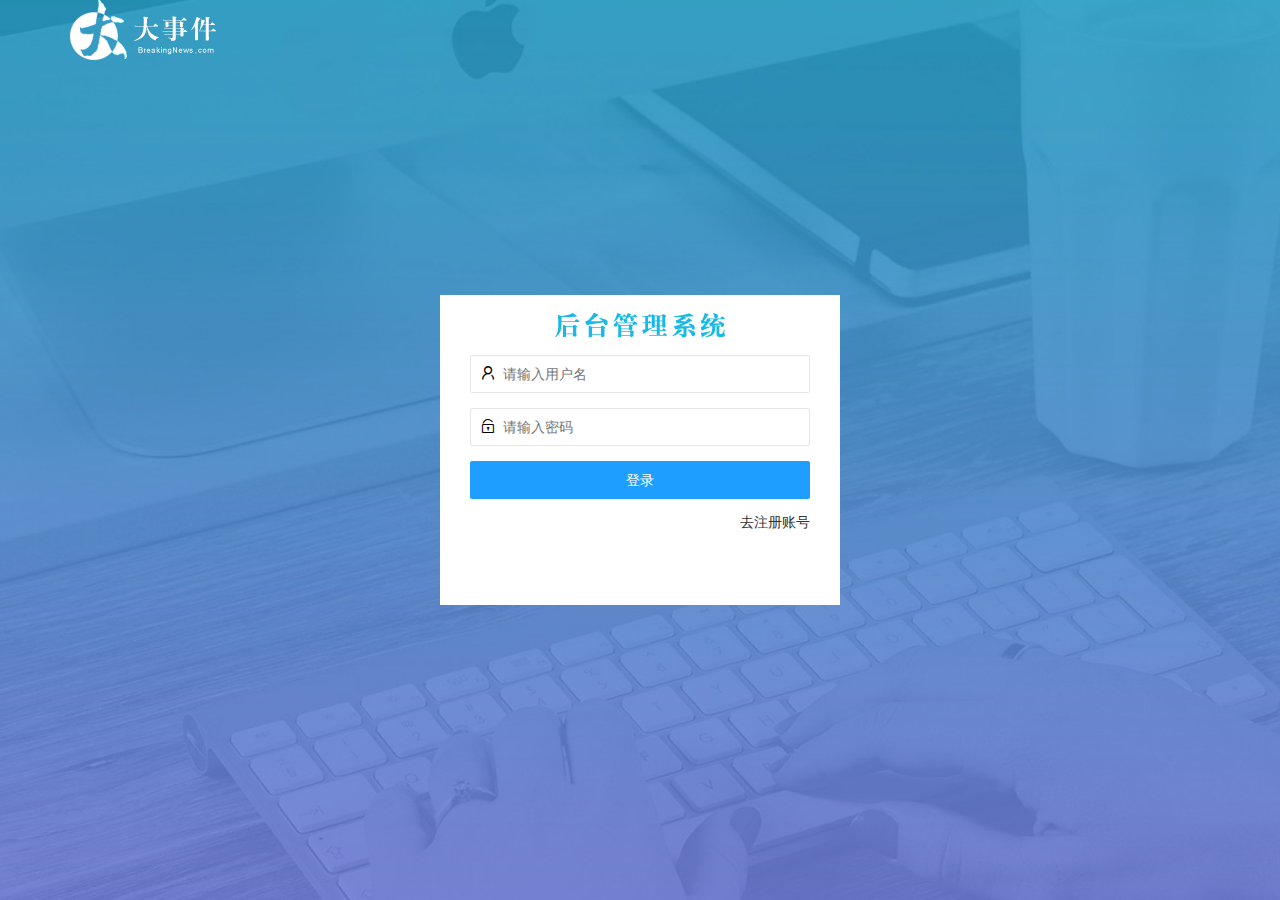
<file: login.html>
<!DOCTYPE html>
<html lang="en">
  <head>
    <meta charset="UTF-8" />
    <meta http-equiv="X-UA-Compatible" content="IE=edge" />
    <meta name="viewport" content="width=device-width, initial-scale=1.0" />
    <title>Document</title>
    <!-- 定义自己的css样式 -->
    <link rel="stylesheet" href="/assets/css/login.css" />
    <!-- 引用layui的css样式 -->
    <link rel="stylesheet" href="./assets/lib/layui/css/layui.css " />
  </head>
  <body>
    <div class="layui-main">
      <img src="/assets/images/logo.png" alt="" />
    </div>
    <!-- 登录和注册 -->
    <div id="enter">
      <div class="title-box"></div>
      <!-- 登录的div -->
      <div class="login-box">
        <form class="layui-form" id="from_login">
          <div class="layui-form-item">
            <i class="layui-icon layui-icon-username"></i>  
            <input
              type="text"
              name="username"
              required
              lay-verify="required|username"
              placeholder="请输入用户名"
              autocomplete="off"
              class="layui-input"
            />
          </div>
          <div class="layui-form-item">
            <i class="layui-icon layui-icon-password"></i>  
            <input
              type="password"
              name="password"
              required
              lay-verify="required|pass"
              placeholder="请输入密码"
              autocomplete="off"
              class="layui-input"
            />
          </div>
          <div class="layui-form-item">
            <!-- lay-submit 表单按钮和普通按钮的区别就是 lay-submit -->
            <button
             
              class="layui-btn layui-btn-normal layui-btn-fluid"
              lay-submit
            >
              登录
            </button>
          </div>
          <div class="layui-form-item links">
            <a href="javascript:;" id="link-reg">去注册账号</a>
          </div>
        </form>
      </div>
      <!-- 注册的div -->
      <div class="reg-box">
        <form class="layui-form"  id="form-reg">
            <div class="layui-form-item">
              <i class="layui-icon layui-icon-username"></i>  
              <input
                type="text"
                name="username"
                required
                lay-verify="required|username"
                placeholder="请输入用户名"
                autocomplete="off"
                class="layui-input"
              />
            </div>
            <div class="layui-form-item">
              <i class="layui-icon layui-icon-password"></i>  
              <input
                type="password"
                name="password"
                required
                lay-verify="required|pass"
                placeholder="请输入密码"
                autocomplete="off"
                class="layui-input"
                id="layui-pwds"
              />
            </div>
            <div class="layui-form-item">
                <i class="layui-icon layui-icon-password"></i>  
                <input
                  type="password"
                  name="password"
                  required
                  lay-verify="required|pass|repass"
                  placeholder="再次确认密码"
                  autocomplete="off"
                  class="layui-input"
                />
              </div>
            <div class="layui-form-item">
              <!-- lay-submit 表单按钮和普通按钮的区别就是 lay-submit -->
              <button
                
                class="layui-btn layui-btn-normal layui-btn-fluid"
                lay-submit
              >
                注册
              </button>
            </div>
            <div class="layui-form-item links">
                <a href="javascript:;" id="link_login">去登录</a>
            </div>
          </form>
      </div>
    </div>
    <!-- 导入layui js文件 -->
    <script src="./assets/lib/layui/layui.all.js"></script>
    <!-- 引用jQuery文件 -->
    <script src="./assets/lib/jquery.js"></script>
    <!-- 引用自己封装的baseAPIjs 文件 -->
    <script src="./assets/js/baseAPI.js"></script>
    <!-- 引用自己的文件 -->
    <script src="./assets/js/login.js"></script>
  </body>
</html>
</file>
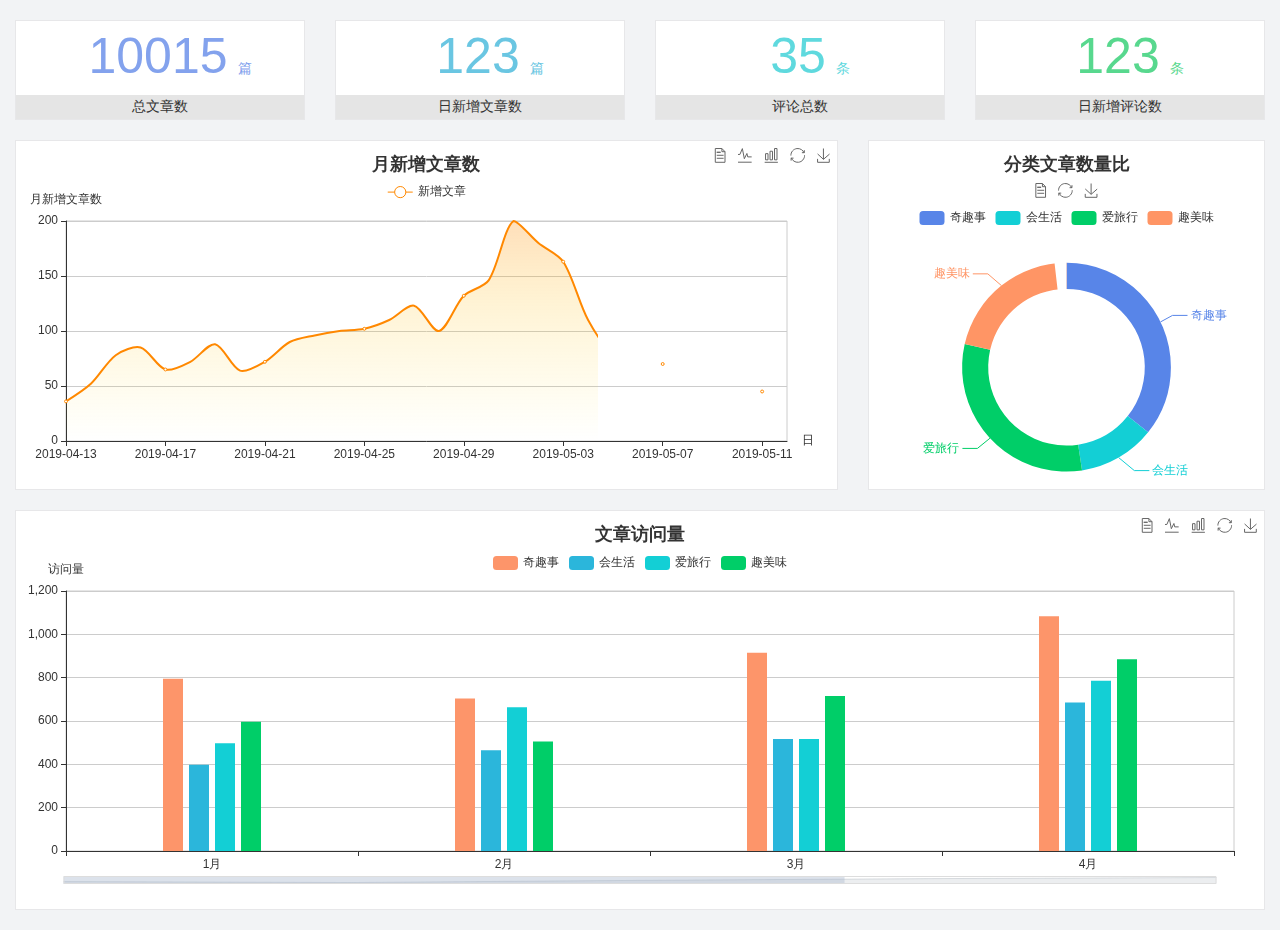
<file: home/dashboard.html>
<!DOCTYPE html>
<html lang="en">

<head>
  <meta charset="UTF-8">
  <meta name="viewport" content="width=device-width, initial-scale=1.0">
  <meta http-equiv="X-UA-Compatible" content="ie=edge">
  <title>图表统计</title>
  <link rel="stylesheet" href="../../assets/lib/bootstrap.css" />
  <link rel="stylesheet" href="../../assets/lib/main.css" />
  <script src="../../assets/lib/jquery.js"></script>
  <script type="text/javascript" src="../../assets/lib/echarts.min.js"></script>
</head>

<body>
  <div class="container-fluid">
    <div class="row spannel_list">
      <div class="col-sm-3 col-xs-6">
        <div class="spannel">
          <em>10015</em><span>篇</span>
          <b>总文章数</b>
        </div>
      </div>
      <div class="col-sm-3 col-xs-6">
        <div class="spannel scolor01">
          <em>123</em><span>篇</span>
          <b>日新增文章数</b>
        </div>
      </div>
      <div class="col-sm-3 col-xs-6">
        <div class="spannel scolor02">
          <em>35</em><span>条</span>
          <b>评论总数</b>
        </div>
      </div>
      <div class="col-sm-3 col-xs-6">
        <div class="spannel scolor03">
          <em>123</em><span>条</span>
          <b>日新增评论数</b>
        </div>
      </div>
    </div>
  </div>

  <div class="container-fluid">
    <div class="row curve-pie">
      <div class="col-lg-8 col-md-8">
        <div class="gragh_pannel" id="curve_show"></div>
      </div>
      <div class="col-lg-4 col-md-4">
        <div class="gragh_pannel" id="pie_show"></div>
      </div>
    </div>
  </div>

  <div class="container-fluid">
    <div class="column_pannel" id="column_show"></div>
  </div>

  <script>
    var oChart = echarts.init(document.getElementById('curve_show'));
    var aList_all = [
      { 'count': 36, 'date': '2019-04-13' },
      { 'count': 52, 'date': '2019-04-14' },
      { 'count': 78, 'date': '2019-04-15' },
      { 'count': 85, 'date': '2019-04-16' },
      { 'count': 65, 'date': '2019-04-17' },
      { 'count': 72, 'date': '2019-04-18' },
      { 'count': 88, 'date': '2019-04-19' },
      { 'count': 64, 'date': '2019-04-20' },
      { 'count': 72, 'date': '2019-04-21' },
      { 'count': 90, 'date': '2019-04-22' },
      { 'count': 96, 'date': '2019-04-23' },
      { 'count': 100, 'date': '2019-04-24' },
      { 'count': 102, 'date': '2019-04-25' },
      { 'count': 110, 'date': '2019-04-26' },
      { 'count': 123, 'date': '2019-04-27' },
      { 'count': 100, 'date': '2019-04-28' },
      { 'count': 132, 'date': '2019-04-29' },
      { 'count': 146, 'date': '2019-04-30' },
      { 'count': 200, 'date': '2019-05-01' },
      { 'count': 180, 'date': '2019-05-02' },
      { 'count': 163, 'date': '2019-05-03' },
      { 'count': 110, 'date': '2019-05-04' },
      { 'count': 80, 'date': '2019-05-05' },
      { 'count': 82, 'date': '2019-05-06' },
      { 'count': 70, 'date': '2019-05-07' },
      { 'count': 65, 'date': '2019-05-08' },
      { 'count': 54, 'date': '2019-05-09' },
      { 'count': 40, 'date': '2019-05-10' },
      { 'count': 45, 'date': '2019-05-11' },
      { 'count': 38, 'date': '2019-05-12' },
    ];

    let aCount = [];
    let aDate = [];

    for (var i = 0; i < aList_all.length; i++) {
      aCount.push(aList_all[i].count);
      aDate.push(aList_all[i].date);
    }

    var chartopt = {
      title: {
        text: '月新增文章数',
        left: 'center',
        top: '10'
      },
      tooltip: {
        trigger: 'axis'
      },
      legend: {
        data: ['新增文章'],
        top: '40'
      },
      toolbox: {
        show: true,
        feature: {
          mark: { show: true },
          dataView: { show: true, readOnly: false },
          magicType: { show: true, type: ['line', 'bar'] },
          restore: { show: true },
          saveAsImage: { show: true }
        }
      },
      calculable: true,
      xAxis: [
        {
          name: '日',
          type: 'category',
          boundaryGap: false,
          data: aDate
        }
      ],
      yAxis: [
        {
          name: '月新增文章数',
          type: 'value'
        }
      ],
      series: [
        {
          name: '新增文章',
          type: 'line',
          smooth: true,
          itemStyle: { normal: { areaStyle: { type: 'default' }, color: '#f80' }, lineStyle: { color: '#f80' } },
          data: aCount
        }],
      areaStyle: {
        normal: {
          color: new echarts.graphic.LinearGradient(0, 0, 0, 1, [{
            offset: 0,
            color: 'rgba(255,136,0,0.39)'
          }, {
            offset: .34,
            color: 'rgba(255,180,0,0.25)'
          }, {
            offset: 1,
            color: 'rgba(255,222,0,0.00)'
          }])

        }
      },
      grid: {
        show: true,
        x: 50,
        x2: 50,
        y: 80,
        height: 220
      }
    };

    oChart.setOption(chartopt);


    var oPie = echarts.init(document.getElementById('pie_show'));
    var oPieopt =
    {
      title: {
        top: 10,
        text: '分类文章数量比',
        x: 'center'
      },
      tooltip: {
        trigger: 'item',
        formatter: "{a} <br/>{b} : {c} ({d}%)"
      },
      color: ['#5885e8', '#13cfd5', '#00ce68', '#ff9565'],
      legend: {
        x: 'center',
        top: 65,
        data: ['奇趣事', '会生活', '爱旅行', '趣美味']
      },
      toolbox: {
        show: true,
        x: 'center',
        top: 35,
        feature: {
          mark: { show: true },
          dataView: { show: true, readOnly: false },
          magicType: {
            show: true,
            type: ['pie', 'funnel'],
            option: {
              funnel: {
                x: '25%',
                width: '50%',
                funnelAlign: 'left',
                max: 1548
              }
            }
          },
          restore: { show: true },
          saveAsImage: { show: true }
        }
      },
      calculable: true,
      series: [
        {
          name: '访问来源',
          type: 'pie',
          radius: ['45%', '60%'],
          center: ['50%', '65%'],
          data: [
            { value: 300, name: '奇趣事' },
            { value: 100, name: '会生活' },
            { value: 260, name: '爱旅行' },
            { value: 180, name: '趣美味' }
          ]
        }
      ]
    };
    oPie.setOption(oPieopt);



    var oColumn = this.echarts.init(document.getElementById('column_show'));
    var oColumnopt =
    {
      title: {
        text: '文章访问量',
        left: 'center',
        top: '10'
      },
      tooltip: {
        trigger: 'axis'
      },
      legend: {
        data: ['奇趣事', '会生活', '爱旅行', '趣美味'],
        top: '40'
      },
      toolbox: {
        show: true,
        feature: {
          mark: { show: true },
          dataView: { show: true, readOnly: false },
          magicType: { show: true, type: ['line', 'bar'] },
          restore: { show: true },
          saveAsImage: { show: true }
        }
      },
      calculable: true,
      xAxis: [
        {
          type: 'category',
          data: ['1月', '2月', '3月', '4月', '5月']
        }
      ],
      yAxis: [
        {
          name: '访问量',
          type: 'value'
        }
      ],
      series: [
        {
          name: '奇趣事',
          type: 'bar',
          barWidth: 20,
          itemStyle: {
            normal: { areaStyle: { type: 'default' }, color: '#fd956a' }
          },
          data: [800, 708, 920, 1090, 1200]
        },
        {
          name: '会生活',
          type: 'bar',
          barWidth: 20,
          itemStyle: {
            normal: { areaStyle: { type: 'default' }, color: '#2bb6db' }
          },
          data: [400, 468, 520, 690, 800]
        },
        {
          name: '爱旅行',
          type: 'bar',
          barWidth: 20,
          itemStyle: {
            normal: { areaStyle: { type: 'default' }, color: '#13cfd5' }
          },
          data: [500, 668, 520, 790, 900]
        },
        {
          name: '趣美味',
          type: 'bar',
          barWidth: 20,
          itemStyle: {
            normal: { areaStyle: { type: 'default' }, color: '#00ce68' }
          },
          data: [600, 508, 720, 890, 1000]
        }
      ],
      grid: {
        show: true,
        x: 50,
        x2: 30,
        y: 80,
        height: 260
      },
      dataZoom: [//给x轴设置滚动条
        {
          start: 0,//默认为0
          end: 100 - 1000 / 31,//默认为100
          type: 'slider',
          show: true,
          xAxisIndex: [0],
          handleSize: 0,//滑动条的 左右2个滑动条的大小
          height: 8,//组件高度
          left: 45, //左边的距离
          right: 50,//右边的距离
          bottom: 26,//右边的距离
          handleColor: '#ddd',//h滑动图标的颜色
          handleStyle: {
            borderColor: "#cacaca",
            borderWidth: "1",
            shadowBlur: 2,
            background: "#ddd",
            shadowColor: "#ddd",
          }
        }]
    };
    oColumn.setOption(oColumnopt);
  </script>
</body>

</html>
</file>
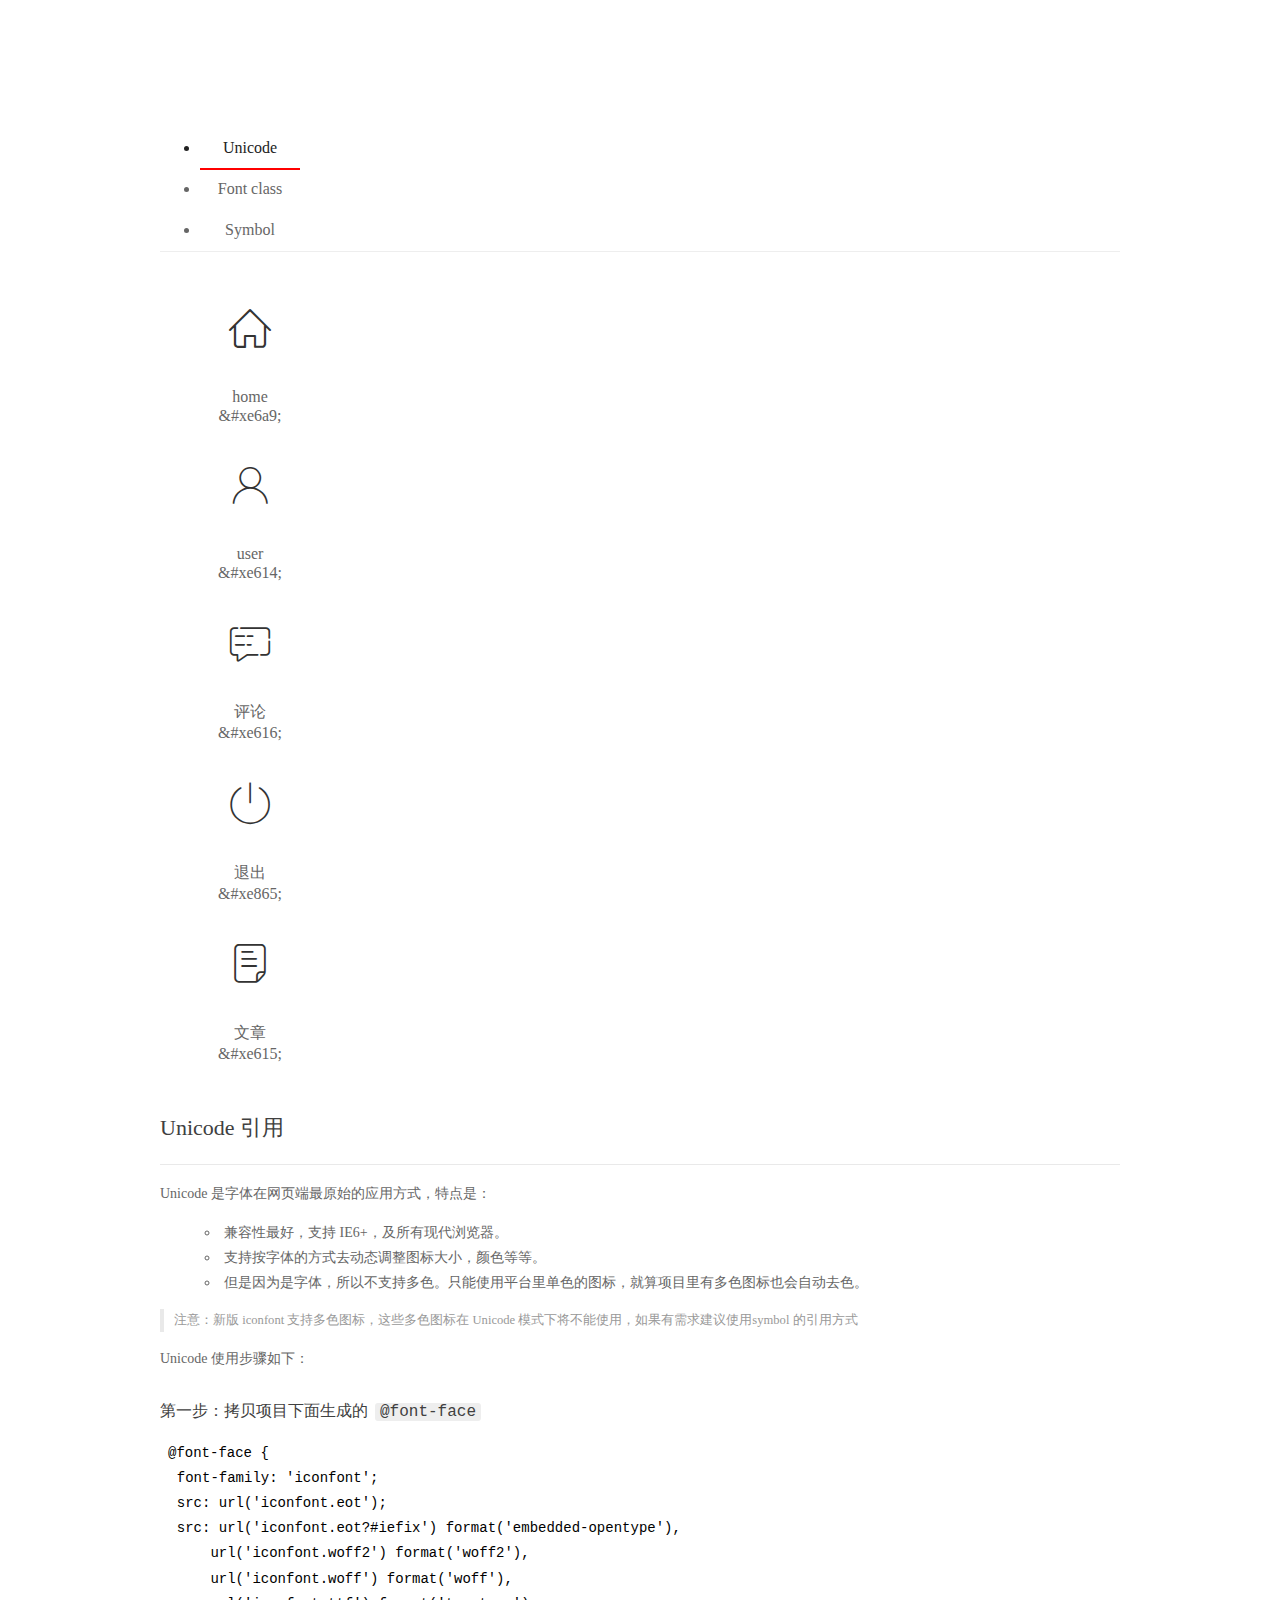
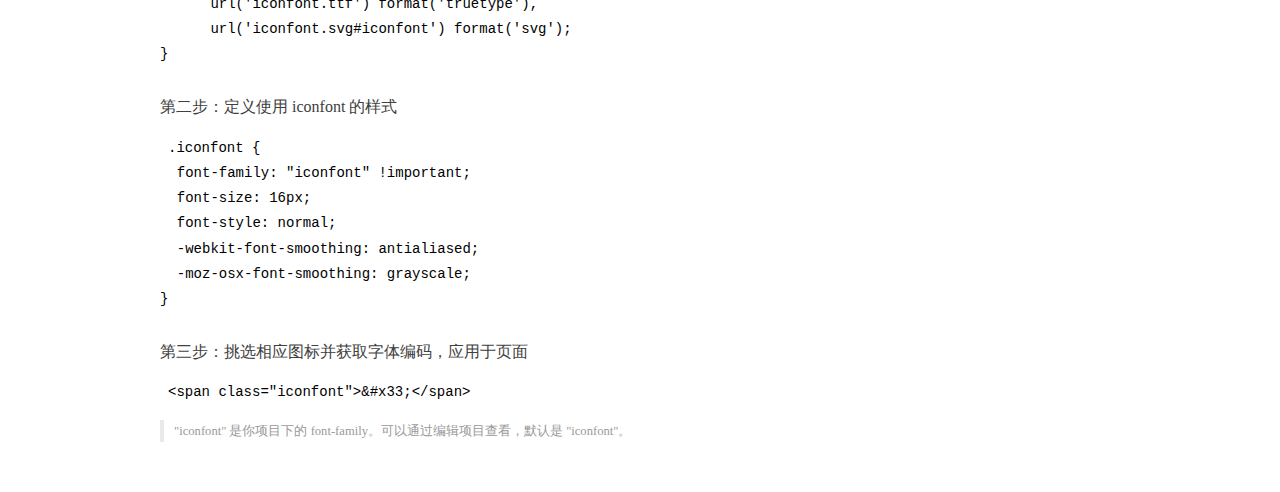
<file: assets/fonts/demo_index.html>
<!DOCTYPE html>
<html>
<head>
  <meta charset="utf-8"/>
  <title>IconFont Demo</title>
  <link rel="shortcut icon" href="https://gtms04.alicdn.com/tps/i4/TB1_oz6GVXXXXaFXpXXJDFnIXXX-64-64.ico" type="image/x-icon"/>
  <link rel="stylesheet" href="https://g.alicdn.com/thx/cube/1.3.2/cube.min.css">
  <link rel="stylesheet" href="demo.css">
  <link rel="stylesheet" href="iconfont.css">
  <script src="iconfont.js"></script>
  <!-- jQuery -->
  <script src="https://a1.alicdn.com/oss/uploads/2018/12/26/7bfddb60-08e8-11e9-9b04-53e73bb6408b.js"></script>
  <!-- 代码高亮 -->
  <script src="https://a1.alicdn.com/oss/uploads/2018/12/26/a3f714d0-08e6-11e9-8a15-ebf944d7534c.js"></script>
</head>
<body>
  <div class="main">
    <h1 class="logo"><a href="https://www.iconfont.cn/" title="iconfont 首页" target="_blank">&#xe86b;</a></h1>
    <div class="nav-tabs">
      <ul id="tabs" class="dib-box">
        <li class="dib active"><span>Unicode</span></li>
        <li class="dib"><span>Font class</span></li>
        <li class="dib"><span>Symbol</span></li>
      </ul>
      
    </div>
    <div class="tab-container">
      <div class="content unicode" style="display: block;">
          <ul class="icon_lists dib-box">
          
            <li class="dib">
              <span class="icon iconfont">&#xe6a9;</span>
                <div class="name">home</div>
                <div class="code-name">&amp;#xe6a9;</div>
              </li>
          
            <li class="dib">
              <span class="icon iconfont">&#xe614;</span>
                <div class="name">user</div>
                <div class="code-name">&amp;#xe614;</div>
              </li>
          
            <li class="dib">
              <span class="icon iconfont">&#xe616;</span>
                <div class="name">评论</div>
                <div class="code-name">&amp;#xe616;</div>
              </li>
          
            <li class="dib">
              <span class="icon iconfont">&#xe865;</span>
                <div class="name">退出</div>
                <div class="code-name">&amp;#xe865;</div>
              </li>
          
            <li class="dib">
              <span class="icon iconfont">&#xe615;</span>
                <div class="name">文章</div>
                <div class="code-name">&amp;#xe615;</div>
              </li>
          
          </ul>
          <div class="article markdown">
          <h2 id="unicode-">Unicode 引用</h2>
          <hr>

          <p>Unicode 是字体在网页端最原始的应用方式，特点是：</p>
          <ul>
            <li>兼容性最好，支持 IE6+，及所有现代浏览器。</li>
            <li>支持按字体的方式去动态调整图标大小，颜色等等。</li>
            <li>但是因为是字体，所以不支持多色。只能使用平台里单色的图标，就算项目里有多色图标也会自动去色。</li>
          </ul>
          <blockquote>
            <p>注意：新版 iconfont 支持多色图标，这些多色图标在 Unicode 模式下将不能使用，如果有需求建议使用symbol 的引用方式</p>
          </blockquote>
          <p>Unicode 使用步骤如下：</p>
          <h3 id="-font-face">第一步：拷贝项目下面生成的 <code>@font-face</code></h3>
<pre><code class="language-css"
>@font-face {
  font-family: 'iconfont';
  src: url('iconfont.eot');
  src: url('iconfont.eot?#iefix') format('embedded-opentype'),
      url('iconfont.woff2') format('woff2'),
      url('iconfont.woff') format('woff'),
      url('iconfont.ttf') format('truetype'),
      url('iconfont.svg#iconfont') format('svg');
}
</code></pre>
          <h3 id="-iconfont-">第二步：定义使用 iconfont 的样式</h3>
<pre><code class="language-css"
>.iconfont {
  font-family: "iconfont" !important;
  font-size: 16px;
  font-style: normal;
  -webkit-font-smoothing: antialiased;
  -moz-osx-font-smoothing: grayscale;
}
</code></pre>
          <h3 id="-">第三步：挑选相应图标并获取字体编码，应用于页面</h3>
<pre>
<code class="language-html"
>&lt;span class="iconfont"&gt;&amp;#x33;&lt;/span&gt;
</code></pre>
          <blockquote>
            <p>"iconfont" 是你项目下的 font-family。可以通过编辑项目查看，默认是 "iconfont"。</p>
          </blockquote>
          </div>
      </div>
      <div class="content font-class">
        <ul class="icon_lists dib-box">
          
          <li class="dib">
            <span class="icon iconfont icon-home"></span>
            <div class="name">
              home
            </div>
            <div class="code-name">.icon-home
            </div>
          </li>
          
          <li class="dib">
            <span class="icon iconfont icon-user"></span>
            <div class="name">
              user
            </div>
            <div class="code-name">.icon-user
            </div>
          </li>
          
          <li class="dib">
            <span class="icon iconfont icon-pinglun"></span>
            <div class="name">
              评论
            </div>
            <div class="code-name">.icon-pinglun
            </div>
          </li>
          
          <li class="dib">
            <span class="icon iconfont icon-tuichu"></span>
            <div class="name">
              退出
            </div>
            <div class="code-name">.icon-tuichu
            </div>
          </li>
          
          <li class="dib">
            <span class="icon iconfont icon-16"></span>
            <div class="name">
              文章
            </div>
            <div class="code-name">.icon-16
            </div>
          </li>
          
        </ul>
        <div class="article markdown">
        <h2 id="font-class-">font-class 引用</h2>
        <hr>

        <p>font-class 是 Unicode 使用方式的一种变种，主要是解决 Unicode 书写不直观，语意不明确的问题。</p>
        <p>与 Unicode 使用方式相比，具有如下特点：</p>
        <ul>
          <li>兼容性良好，支持 IE8+，及所有现代浏览器。</li>
          <li>相比于 Unicode 语意明确，书写更直观。可以很容易分辨这个 icon 是什么。</li>
          <li>因为使用 class 来定义图标，所以当要替换图标时，只需要修改 class 里面的 Unicode 引用。</li>
          <li>不过因为本质上还是使用的字体，所以多色图标还是不支持的。</li>
        </ul>
        <p>使用步骤如下：</p>
        <h3 id="-fontclass-">第一步：引入项目下面生成的 fontclass 代码：</h3>
<pre><code class="language-html">&lt;link rel="stylesheet" href="./iconfont.css"&gt;
</code></pre>
        <h3 id="-">第二步：挑选相应图标并获取类名，应用于页面：</h3>
<pre><code class="language-html">&lt;span class="iconfont icon-xxx"&gt;&lt;/span&gt;
</code></pre>
        <blockquote>
          <p>"
            iconfont" 是你项目下的 font-family。可以通过编辑项目查看，默认是 "iconfont"。</p>
        </blockquote>
      </div>
      </div>
      <div class="content symbol">
          <ul class="icon_lists dib-box">
          
            <li class="dib">
                <svg class="icon svg-icon" aria-hidden="true">
                  <use xlink:href="#icon-home"></use>
                </svg>
                <div class="name">home</div>
                <div class="code-name">#icon-home</div>
            </li>
          
            <li class="dib">
                <svg class="icon svg-icon" aria-hidden="true">
                  <use xlink:href="#icon-user"></use>
                </svg>
                <div class="name">user</div>
                <div class="code-name">#icon-user</div>
            </li>
          
            <li class="dib">
                <svg class="icon svg-icon" aria-hidden="true">
                  <use xlink:href="#icon-pinglun"></use>
                </svg>
                <div class="name">评论</div>
                <div class="code-name">#icon-pinglun</div>
            </li>
          
            <li class="dib">
                <svg class="icon svg-icon" aria-hidden="true">
                  <use xlink:href="#icon-tuichu"></use>
                </svg>
                <div class="name">退出</div>
                <div class="code-name">#icon-tuichu</div>
            </li>
          
            <li class="dib">
                <svg class="icon svg-icon" aria-hidden="true">
                  <use xlink:href="#icon-16"></use>
                </svg>
                <div class="name">文章</div>
                <div class="code-name">#icon-16</div>
            </li>
          
          </ul>
          <div class="article markdown">
          <h2 id="symbol-">Symbol 引用</h2>
          <hr>

          <p>这是一种全新的使用方式，应该说这才是未来的主流，也是平台目前推荐的用法。相关介绍可以参考这篇<a href="">文章</a>
            这种用法其实是做了一个 SVG 的集合，与另外两种相比具有如下特点：</p>
          <ul>
            <li>支持多色图标了，不再受单色限制。</li>
            <li>通过一些技巧，支持像字体那样，通过 <code>font-size</code>, <code>color</code> 来调整样式。</li>
            <li>兼容性较差，支持 IE9+，及现代浏览器。</li>
            <li>浏览器渲染 SVG 的性能一般，还不如 png。</li>
          </ul>
          <p>使用步骤如下：</p>
          <h3 id="-symbol-">第一步：引入项目下面生成的 symbol 代码：</h3>
<pre><code class="language-html">&lt;script src="./iconfont.js"&gt;&lt;/script&gt;
</code></pre>
          <h3 id="-css-">第二步：加入通用 CSS 代码（引入一次就行）：</h3>
<pre><code class="language-html">&lt;style&gt;
.icon {
  width: 1em;
  height: 1em;
  vertical-align: -0.15em;
  fill: currentColor;
  overflow: hidden;
}
&lt;/style&gt;
</code></pre>
          <h3 id="-">第三步：挑选相应图标并获取类名，应用于页面：</h3>
<pre><code class="language-html">&lt;svg class="icon" aria-hidden="true"&gt;
  &lt;use xlink:href="#icon-xxx"&gt;&lt;/use&gt;
&lt;/svg&gt;
</code></pre>
          </div>
      </div>

    </div>
  </div>
  <script>
  $(document).ready(function () {
      $('.tab-container .content:first').show()

      $('#tabs li').click(function (e) {
        var tabContent = $('.tab-container .content')
        var index = $(this).index()

        if ($(this).hasClass('active')) {
          return
        } else {
          $('#tabs li').removeClass('active')
          $(this).addClass('active')

          tabContent.hide().eq(index).fadeIn()
        }
      })
    })
  </script>
</body>
</html>
</file>
<file: assets/css/login.css>
html , 
body{
    padding: 0;
    margin: 0;
    width: 100%;
    height: 100%;
    background:  url(/assets/images/login_bg.jpg)no-repeat center;
    background-size: cover;
}
#enter{
    width: 400px;
    height: 310px;
    background-color: #fff;
    position: absolute;
    top: 50%;
    left: 50%;
    transform: translate(-50% , -50%);
}
.title-box{
    height: 60px;
    background: url(../images/login_title.png)no-repeat center;
}
.reg-box{
    display: none;
}
.login-box,
.reg-box{
    padding: 0 30px;
}
.links{
    display: flex;
    justify-content: flex-end;
}
.layui-form-item{
    position: relative;

}
.layui-icon{
    position: absolute;
    top: 10px;
    left: 10px;
}
.layui-form-item     .layui-input{
    padding-left: 32px;
}
</file>
<file: assets/lib/layui/css/layui.css>
/** layui-v2.5.5 MIT License By https://www.layui.com */
 .layui-inline,img{display:inline-block;vertical-align:middle}h1,h2,h3,h4,h5,h6{font-weight:400}.layui-edge,.layui-header,.layui-inline,.layui-main{position:relative}.layui-body,.layui-edge,.layui-elip{overflow:hidden}.layui-btn,.layui-edge,.layui-inline,img{vertical-align:middle}.layui-btn,.layui-disabled,.layui-icon,.layui-unselect{-moz-user-select:none;-webkit-user-select:none;-ms-user-select:none}.layui-elip,.layui-form-checkbox span,.layui-form-pane .layui-form-label{text-overflow:ellipsis;white-space:nowrap}.layui-breadcrumb,.layui-tree-btnGroup{visibility:hidden}blockquote,body,button,dd,div,dl,dt,form,h1,h2,h3,h4,h5,h6,input,li,ol,p,pre,td,textarea,th,ul{margin:0;padding:0;-webkit-tap-highlight-color:rgba(0,0,0,0)}a:active,a:hover{outline:0}img{border:none}li{list-style:none}table{border-collapse:collapse;border-spacing:0}h4,h5,h6{font-size:100%}button,input,optgroup,option,select,textarea{font-family:inherit;font-size:inherit;font-style:inherit;font-weight:inherit;outline:0}pre{white-space:pre-wrap;white-space:-moz-pre-wrap;white-space:-pre-wrap;white-space:-o-pre-wrap;word-wrap:break-word}body{line-height:24px;font:14px Helvetica Neue,Helvetica,PingFang SC,Tahoma,Arial,sans-serif}hr{height:1px;margin:10px 0;border:0;clear:both}a{color:#333;text-decoration:none}a:hover{color:#777}a cite{font-style:normal;*cursor:pointer}.layui-border-box,.layui-border-box *{box-sizing:border-box}.layui-box,.layui-box *{box-sizing:content-box}.layui-clear{clear:both;*zoom:1}.layui-clear:after{content:'\20';clear:both;*zoom:1;display:block;height:0}.layui-inline{*display:inline;*zoom:1}.layui-edge{display:inline-block;width:0;height:0;border-width:6px;border-style:dashed;border-color:transparent}.layui-edge-top{top:-4px;border-bottom-color:#999;border-bottom-style:solid}.layui-edge-right{border-left-color:#999;border-left-style:solid}.layui-edge-bottom{top:2px;border-top-color:#999;border-top-style:solid}.layui-edge-left{border-right-color:#999;border-right-style:solid}.layui-disabled,.layui-disabled:hover{color:#d2d2d2!important;cursor:not-allowed!important}.layui-circle{border-radius:100%}.layui-show{display:block!important}.layui-hide{display:none!important}@font-face{font-family:layui-icon;src:url(../font/iconfont.eot?v=250);src:url(../font/iconfont.eot?v=250#iefix) format('embedded-opentype'),url(../font/iconfont.woff2?v=250) format('woff2'),url(../font/iconfont.woff?v=250) format('woff'),url(../font/iconfont.ttf?v=250) format('truetype'),url(../font/iconfont.svg?v=250#layui-icon) format('svg')}.layui-icon{font-family:layui-icon!important;font-size:16px;font-style:normal;-webkit-font-smoothing:antialiased;-moz-osx-font-smoothing:grayscale}.layui-icon-reply-fill:before{content:"\e611"}.layui-icon-set-fill:before{content:"\e614"}.layui-icon-menu-fill:before{content:"\e60f"}.layui-icon-search:before{content:"\e615"}.layui-icon-share:before{content:"\e641"}.layui-icon-set-sm:before{content:"\e620"}.layui-icon-engine:before{content:"\e628"}.layui-icon-close:before{content:"\1006"}.layui-icon-close-fill:before{content:"\1007"}.layui-icon-chart-screen:before{content:"\e629"}.layui-icon-star:before{content:"\e600"}.layui-icon-circle-dot:before{content:"\e617"}.layui-icon-chat:before{content:"\e606"}.layui-icon-release:before{content:"\e609"}.layui-icon-list:before{content:"\e60a"}.layui-icon-chart:before{content:"\e62c"}.layui-icon-ok-circle:before{content:"\1005"}.layui-icon-layim-theme:before{content:"\e61b"}.layui-icon-table:before{content:"\e62d"}.layui-icon-right:before{content:"\e602"}.layui-icon-left:before{content:"\e603"}.layui-icon-cart-simple:before{content:"\e698"}.layui-icon-face-cry:before{content:"\e69c"}.layui-icon-face-smile:before{content:"\e6af"}.layui-icon-survey:before{content:"\e6b2"}.layui-icon-tree:before{content:"\e62e"}.layui-icon-upload-circle:before{content:"\e62f"}.layui-icon-add-circle:before{content:"\e61f"}.layui-icon-download-circle:before{content:"\e601"}.layui-icon-templeate-1:before{content:"\e630"}.layui-icon-util:before{content:"\e631"}.layui-icon-face-surprised:before{content:"\e664"}.layui-icon-edit:before{content:"\e642"}.layui-icon-speaker:before{content:"\e645"}.layui-icon-down:before{content:"\e61a"}.layui-icon-file:before{content:"\e621"}.layui-icon-layouts:before{content:"\e632"}.layui-icon-rate-half:before{content:"\e6c9"}.layui-icon-add-circle-fine:before{content:"\e608"}.layui-icon-prev-circle:before{content:"\e633"}.layui-icon-read:before{content:"\e705"}.layui-icon-404:before{content:"\e61c"}.layui-icon-carousel:before{content:"\e634"}.layui-icon-help:before{content:"\e607"}.layui-icon-code-circle:before{content:"\e635"}.layui-icon-water:before{content:"\e636"}.layui-icon-username:before{content:"\e66f"}.layui-icon-find-fill:before{content:"\e670"}.layui-icon-about:before{content:"\e60b"}.layui-icon-location:before{content:"\e715"}.layui-icon-up:before{content:"\e619"}.layui-icon-pause:before{content:"\e651"}.layui-icon-date:before{content:"\e637"}.layui-icon-layim-uploadfile:before{content:"\e61d"}.layui-icon-delete:before{content:"\e640"}.layui-icon-play:before{content:"\e652"}.layui-icon-top:before{content:"\e604"}.layui-icon-friends:before{content:"\e612"}.layui-icon-refresh-3:before{content:"\e9aa"}.layui-icon-ok:before{content:"\e605"}.layui-icon-layer:before{content:"\e638"}.layui-icon-face-smile-fine:before{content:"\e60c"}.layui-icon-dollar:before{content:"\e659"}.layui-icon-group:before{content:"\e613"}.layui-icon-layim-download:before{content:"\e61e"}.layui-icon-picture-fine:before{content:"\e60d"}.layui-icon-link:before{content:"\e64c"}.layui-icon-diamond:before{content:"\e735"}.layui-icon-log:before{content:"\e60e"}.layui-icon-rate-solid:before{content:"\e67a"}.layui-icon-fonts-del:before{content:"\e64f"}.layui-icon-unlink:before{content:"\e64d"}.layui-icon-fonts-clear:before{content:"\e639"}.layui-icon-triangle-r:before{content:"\e623"}.layui-icon-circle:before{content:"\e63f"}.layui-icon-radio:before{content:"\e643"}.layui-icon-align-center:before{content:"\e647"}.layui-icon-align-right:before{content:"\e648"}.layui-icon-align-left:before{content:"\e649"}.layui-icon-loading-1:before{content:"\e63e"}.layui-icon-return:before{content:"\e65c"}.layui-icon-fonts-strong:before{content:"\e62b"}.layui-icon-upload:before{content:"\e67c"}.layui-icon-dialogue:before{content:"\e63a"}.layui-icon-video:before{content:"\e6ed"}.layui-icon-headset:before{content:"\e6fc"}.layui-icon-cellphone-fine:before{content:"\e63b"}.layui-icon-add-1:before{content:"\e654"}.layui-icon-face-smile-b:before{content:"\e650"}.layui-icon-fonts-html:before{content:"\e64b"}.layui-icon-form:before{content:"\e63c"}.layui-icon-cart:before{content:"\e657"}.layui-icon-camera-fill:before{content:"\e65d"}.layui-icon-tabs:before{content:"\e62a"}.layui-icon-fonts-code:before{content:"\e64e"}.layui-icon-fire:before{content:"\e756"}.layui-icon-set:before{content:"\e716"}.layui-icon-fonts-u:before{content:"\e646"}.layui-icon-triangle-d:before{content:"\e625"}.layui-icon-tips:before{content:"\e702"}.layui-icon-picture:before{content:"\e64a"}.layui-icon-more-vertical:before{content:"\e671"}.layui-icon-flag:before{content:"\e66c"}.layui-icon-loading:before{content:"\e63d"}.layui-icon-fonts-i:before{content:"\e644"}.layui-icon-refresh-1:before{content:"\e666"}.layui-icon-rmb:before{content:"\e65e"}.layui-icon-home:before{content:"\e68e"}.layui-icon-user:before{content:"\e770"}.layui-icon-notice:before{content:"\e667"}.layui-icon-login-weibo:before{content:"\e675"}.layui-icon-voice:before{content:"\e688"}.layui-icon-upload-drag:before{content:"\e681"}.layui-icon-login-qq:before{content:"\e676"}.layui-icon-snowflake:before{content:"\e6b1"}.layui-icon-file-b:before{content:"\e655"}.layui-icon-template:before{content:"\e663"}.layui-icon-auz:before{content:"\e672"}.layui-icon-console:before{content:"\e665"}.layui-icon-app:before{content:"\e653"}.layui-icon-prev:before{content:"\e65a"}.layui-icon-website:before{content:"\e7ae"}.layui-icon-next:before{content:"\e65b"}.layui-icon-component:before{content:"\e857"}.layui-icon-more:before{content:"\e65f"}.layui-icon-login-wechat:before{content:"\e677"}.layui-icon-shrink-right:before{content:"\e668"}.layui-icon-spread-left:before{content:"\e66b"}.layui-icon-camera:before{content:"\e660"}.layui-icon-note:before{content:"\e66e"}.layui-icon-refresh:before{content:"\e669"}.layui-icon-female:before{content:"\e661"}.layui-icon-male:before{content:"\e662"}.layui-icon-password:before{content:"\e673"}.layui-icon-senior:before{content:"\e674"}.layui-icon-theme:before{content:"\e66a"}.layui-icon-tread:before{content:"\e6c5"}.layui-icon-praise:before{content:"\e6c6"}.layui-icon-star-fill:before{content:"\e658"}.layui-icon-rate:before{content:"\e67b"}.layui-icon-template-1:before{content:"\e656"}.layui-icon-vercode:before{content:"\e679"}.layui-icon-cellphone:before{content:"\e678"}.layui-icon-screen-full:before{content:"\e622"}.layui-icon-screen-restore:before{content:"\e758"}.layui-icon-cols:before{content:"\e610"}.layui-icon-export:before{content:"\e67d"}.layui-icon-print:before{content:"\e66d"}.layui-icon-slider:before{content:"\e714"}.layui-icon-addition:before{content:"\e624"}.layui-icon-subtraction:before{content:"\e67e"}.layui-icon-service:before{content:"\e626"}.layui-icon-transfer:before{content:"\e691"}.layui-main{width:1140px;margin:0 auto}.layui-header{z-index:1000;height:60px}.layui-header a:hover{transition:all .5s;-webkit-transition:all .5s}.layui-side{position:fixed;left:0;top:0;bottom:0;z-index:999;width:200px;overflow-x:hidden}.layui-side-scroll{position:relative;width:220px;height:100%;overflow-x:hidden}.layui-body{position:absolute;left:200px;right:0;top:0;bottom:0;z-index:998;width:auto;overflow-y:auto;box-sizing:border-box}.layui-layout-body{overflow:hidden}.layui-layout-admin .layui-header{background-color:#23262E}.layui-layout-admin .layui-side{top:60px;width:200px;overflow-x:hidden}.layui-layout-admin .layui-body{position:fixed;top:60px;bottom:44px}.layui-layout-admin .layui-main{width:auto;margin:0 15px}.layui-layout-admin .layui-footer{position:fixed;left:200px;right:0;bottom:0;height:44px;line-height:44px;padding:0 15px;background-color:#eee}.layui-layout-admin .layui-logo{position:absolute;left:0;top:0;width:200px;height:100%;line-height:60px;text-align:center;color:#009688;font-size:16px}.layui-layout-admin .layui-header .layui-nav{background:0 0}.layui-layout-left{position:absolute!important;left:200px;top:0}.layui-layout-right{position:absolute!important;right:0;top:0}.layui-container{position:relative;margin:0 auto;padding:0 15px;box-sizing:border-box}.layui-fluid{position:relative;margin:0 auto;padding:0 15px}.layui-row:after,.layui-row:before{content:'';display:block;clear:both}.layui-col-lg1,.layui-col-lg10,.layui-col-lg11,.layui-col-lg12,.layui-col-lg2,.layui-col-lg3,.layui-col-lg4,.layui-col-lg5,.layui-col-lg6,.layui-col-lg7,.layui-col-lg8,.layui-col-lg9,.layui-col-md1,.layui-col-md10,.layui-col-md11,.layui-col-md12,.layui-col-md2,.layui-col-md3,.layui-col-md4,.layui-col-md5,.layui-col-md6,.layui-col-md7,.layui-col-md8,.layui-col-md9,.layui-col-sm1,.layui-col-sm10,.layui-col-sm11,.layui-col-sm12,.layui-col-sm2,.layui-col-sm3,.layui-col-sm4,.layui-col-sm5,.layui-col-sm6,.layui-col-sm7,.layui-col-sm8,.layui-col-sm9,.layui-col-xs1,.layui-col-xs10,.layui-col-xs11,.layui-col-xs12,.layui-col-xs2,.layui-col-xs3,.layui-col-xs4,.layui-col-xs5,.layui-col-xs6,.layui-col-xs7,.layui-col-xs8,.layui-col-xs9{position:relative;display:block;box-sizing:border-box}.layui-col-xs1,.layui-col-xs10,.layui-col-xs11,.layui-col-xs12,.layui-col-xs2,.layui-col-xs3,.layui-col-xs4,.layui-col-xs5,.layui-col-xs6,.layui-col-xs7,.layui-col-xs8,.layui-col-xs9{float:left}.layui-col-xs1{width:8.33333333%}.layui-col-xs2{width:16.66666667%}.layui-col-xs3{width:25%}.layui-col-xs4{width:33.33333333%}.layui-col-xs5{width:41.66666667%}.layui-col-xs6{width:50%}.layui-col-xs7{width:58.33333333%}.layui-col-xs8{width:66.66666667%}.layui-col-xs9{width:75%}.layui-col-xs10{width:83.33333333%}.layui-col-xs11{width:91.66666667%}.layui-col-xs12{width:100%}.layui-col-xs-offset1{margin-left:8.33333333%}.layui-col-xs-offset2{margin-left:16.66666667%}.layui-col-xs-offset3{margin-left:25%}.layui-col-xs-offset4{margin-left:33.33333333%}.layui-col-xs-offset5{margin-left:41.66666667%}.layui-col-xs-offset6{margin-left:50%}.layui-col-xs-offset7{margin-left:58.33333333%}.layui-col-xs-offset8{margin-left:66.66666667%}.layui-col-xs-offset9{margin-left:75%}.layui-col-xs-offset10{margin-left:83.33333333%}.layui-col-xs-offset11{margin-left:91.66666667%}.layui-col-xs-offset12{margin-left:100%}@media screen and (max-width:768px){.layui-hide-xs{display:none!important}.layui-show-xs-block{display:block!important}.layui-show-xs-inline{display:inline!important}.layui-show-xs-inline-block{display:inline-block!important}}@media screen and (min-width:768px){.layui-container{width:750px}.layui-hide-sm{display:none!important}.layui-show-sm-block{display:block!important}.layui-show-sm-inline{display:inline!important}.layui-show-sm-inline-block{display:inline-block!important}.layui-col-sm1,.layui-col-sm10,.layui-col-sm11,.layui-col-sm12,.layui-col-sm2,.layui-col-sm3,.layui-col-sm4,.layui-col-sm5,.layui-col-sm6,.layui-col-sm7,.layui-col-sm8,.layui-col-sm9{float:left}.layui-col-sm1{width:8.33333333%}.layui-col-sm2{width:16.66666667%}.layui-col-sm3{width:25%}.layui-col-sm4{width:33.33333333%}.layui-col-sm5{width:41.66666667%}.layui-col-sm6{width:50%}.layui-col-sm7{width:58.33333333%}.layui-col-sm8{width:66.66666667%}.layui-col-sm9{width:75%}.layui-col-sm10{width:83.33333333%}.layui-col-sm11{width:91.66666667%}.layui-col-sm12{width:100%}.layui-col-sm-offset1{margin-left:8.33333333%}.layui-col-sm-offset2{margin-left:16.66666667%}.layui-col-sm-offset3{margin-left:25%}.layui-col-sm-offset4{margin-left:33.33333333%}.layui-col-sm-offset5{margin-left:41.66666667%}.layui-col-sm-offset6{margin-left:50%}.layui-col-sm-offset7{margin-left:58.33333333%}.layui-col-sm-offset8{margin-left:66.66666667%}.layui-col-sm-offset9{margin-left:75%}.layui-col-sm-offset10{margin-left:83.33333333%}.layui-col-sm-offset11{margin-left:91.66666667%}.layui-col-sm-offset12{margin-left:100%}}@media screen and (min-width:992px){.layui-container{width:970px}.layui-hide-md{display:none!important}.layui-show-md-block{display:block!important}.layui-show-md-inline{display:inline!important}.layui-show-md-inline-block{display:inline-block!important}.layui-col-md1,.layui-col-md10,.layui-col-md11,.layui-col-md12,.layui-col-md2,.layui-col-md3,.layui-col-md4,.layui-col-md5,.layui-col-md6,.layui-col-md7,.layui-col-md8,.layui-col-md9{float:left}.layui-col-md1{width:8.33333333%}.layui-col-md2{width:16.66666667%}.layui-col-md3{width:25%}.layui-col-md4{width:33.33333333%}.layui-col-md5{width:41.66666667%}.layui-col-md6{width:50%}.layui-col-md7{width:58.33333333%}.layui-col-md8{width:66.66666667%}.layui-col-md9{width:75%}.layui-col-md10{width:83.33333333%}.layui-col-md11{width:91.66666667%}.layui-col-md12{width:100%}.layui-col-md-offset1{margin-left:8.33333333%}.layui-col-md-offset2{margin-left:16.66666667%}.layui-col-md-offset3{margin-left:25%}.layui-col-md-offset4{margin-left:33.33333333%}.layui-col-md-offset5{margin-left:41.66666667%}.layui-col-md-offset6{margin-left:50%}.layui-col-md-offset7{margin-left:58.33333333%}.layui-col-md-offset8{margin-left:66.66666667%}.layui-col-md-offset9{margin-left:75%}.layui-col-md-offset10{margin-left:83.33333333%}.layui-col-md-offset11{margin-left:91.66666667%}.layui-col-md-offset12{margin-left:100%}}@media screen and (min-width:1200px){.layui-container{width:1170px}.layui-hide-lg{display:none!important}.layui-show-lg-block{display:block!important}.layui-show-lg-inline{display:inline!important}.layui-show-lg-inline-block{display:inline-block!important}.layui-col-lg1,.layui-col-lg10,.layui-col-lg11,.layui-col-lg12,.layui-col-lg2,.layui-col-lg3,.layui-col-lg4,.layui-col-lg5,.layui-col-lg6,.layui-col-lg7,.layui-col-lg8,.layui-col-lg9{float:left}.layui-col-lg1{width:8.33333333%}.layui-col-lg2{width:16.66666667%}.layui-col-lg3{width:25%}.layui-col-lg4{width:33.33333333%}.layui-col-lg5{width:41.66666667%}.layui-col-lg6{width:50%}.layui-col-lg7{width:58.33333333%}.layui-col-lg8{width:66.66666667%}.layui-col-lg9{width:75%}.layui-col-lg10{width:83.33333333%}.layui-col-lg11{width:91.66666667%}.layui-col-lg12{width:100%}.layui-col-lg-offset1{margin-left:8.33333333%}.layui-col-lg-offset2{margin-left:16.66666667%}.layui-col-lg-offset3{margin-left:25%}.layui-col-lg-offset4{margin-left:33.33333333%}.layui-col-lg-offset5{margin-left:41.66666667%}.layui-col-lg-offset6{margin-left:50%}.layui-col-lg-offset7{margin-left:58.33333333%}.layui-col-lg-offset8{margin-left:66.66666667%}.layui-col-lg-offset9{margin-left:75%}.layui-col-lg-offset10{margin-left:83.33333333%}.layui-col-lg-offset11{margin-left:91.66666667%}.layui-col-lg-offset12{margin-left:100%}}.layui-col-space1{margin:-.5px}.layui-col-space1>*{padding:.5px}.layui-col-space3{margin:-1.5px}.layui-col-space3>*{padding:1.5px}.layui-col-space5{margin:-2.5px}.layui-col-space5>*{padding:2.5px}.layui-col-space8{margin:-3.5px}.layui-col-space8>*{padding:3.5px}.layui-col-space10{margin:-5px}.layui-col-space10>*{padding:5px}.layui-col-space12{margin:-6px}.layui-col-space12>*{padding:6px}.layui-col-space15{margin:-7.5px}.layui-col-space15>*{padding:7.5px}.layui-col-space18{margin:-9px}.layui-col-space18>*{padding:9px}.layui-col-space20{margin:-10px}.layui-col-space20>*{padding:10px}.layui-col-space22{margin:-11px}.layui-col-space22>*{padding:11px}.layui-col-space25{margin:-12.5px}.layui-col-space25>*{padding:12.5px}.layui-col-space30{margin:-15px}.layui-col-space30>*{padding:15px}.layui-btn,.layui-input,.layui-select,.layui-textarea,.layui-upload-button{outline:0;-webkit-appearance:none;transition:all .3s;-webkit-transition:all .3s;box-sizing:border-box}.layui-elem-quote{margin-bottom:10px;padding:15px;line-height:22px;border-left:5px solid #009688;border-radius:0 2px 2px 0;background-color:#f2f2f2}.layui-quote-nm{border-style:solid;border-width:1px 1px 1px 5px;background:0 0}.layui-elem-field{margin-bottom:10px;padding:0;border-width:1px;border-style:solid}.layui-elem-field legend{margin-left:20px;padding:0 10px;font-size:20px;font-weight:300}.layui-field-title{margin:10px 0 20px;border-width:1px 0 0}.layui-field-box{padding:10px 15px}.layui-field-title .layui-field-box{padding:10px 0}.layui-progress{position:relative;height:6px;border-radius:20px;background-color:#e2e2e2}.layui-progress-bar{position:absolute;left:0;top:0;width:0;max-width:100%;height:6px;border-radius:20px;text-align:right;background-color:#5FB878;transition:all .3s;-webkit-transition:all .3s}.layui-progress-big,.layui-progress-big .layui-progress-bar{height:18px;line-height:18px}.layui-progress-text{position:relative;top:-20px;line-height:18px;font-size:12px;color:#666}.layui-progress-big .layui-progress-text{position:static;padding:0 10px;color:#fff}.layui-collapse{border-width:1px;border-style:solid;border-radius:2px}.layui-colla-content,.layui-colla-item{border-top-width:1px;border-top-style:solid}.layui-colla-item:first-child{border-top:none}.layui-colla-title{position:relative;height:42px;line-height:42px;padding:0 15px 0 35px;color:#333;background-color:#f2f2f2;cursor:pointer;font-size:14px;overflow:hidden}.layui-colla-content{display:none;padding:10px 15px;line-height:22px;color:#666}.layui-colla-icon{position:absolute;left:15px;top:0;font-size:14px}.layui-card{margin-bottom:15px;border-radius:2px;background-color:#fff;box-shadow:0 1px 2px 0 rgba(0,0,0,.05)}.layui-card:last-child{margin-bottom:0}.layui-card-header{position:relative;height:42px;line-height:42px;padding:0 15px;border-bottom:1px solid #f6f6f6;color:#333;border-radius:2px 2px 0 0;font-size:14px}.layui-bg-black,.layui-bg-blue,.layui-bg-cyan,.layui-bg-green,.layui-bg-orange,.layui-bg-red{color:#fff!important}.layui-card-body{position:relative;padding:10px 15px;line-height:24px}.layui-card-body[pad15]{padding:15px}.layui-card-body[pad20]{padding:20px}.layui-card-body .layui-table{margin:5px 0}.layui-card .layui-tab{margin:0}.layui-panel-window{position:relative;padding:15px;border-radius:0;border-top:5px solid #E6E6E6;background-color:#fff}.layui-auxiliar-moving{position:fixed;left:0;right:0;top:0;bottom:0;width:100%;height:100%;background:0 0;z-index:9999999999}.layui-form-label,.layui-form-mid,.layui-form-select,.layui-input-block,.layui-input-inline,.layui-textarea{position:relative}.layui-bg-red{background-color:#FF5722!important}.layui-bg-orange{background-color:#FFB800!important}.layui-bg-green{background-color:#009688!important}.layui-bg-cyan{background-color:#2F4056!important}.layui-bg-blue{background-color:#1E9FFF!important}.layui-bg-black{background-color:#393D49!important}.layui-bg-gray{background-color:#eee!important;color:#666!important}.layui-badge-rim,.layui-colla-content,.layui-colla-item,.layui-collapse,.layui-elem-field,.layui-form-pane .layui-form-item[pane],.layui-form-pane .layui-form-label,.layui-input,.layui-layedit,.layui-layedit-tool,.layui-quote-nm,.layui-select,.layui-tab-bar,.layui-tab-card,.layui-tab-title,.layui-tab-title .layui-this:after,.layui-textarea{border-color:#e6e6e6}.layui-timeline-item:before,hr{background-color:#e6e6e6}.layui-text{line-height:22px;font-size:14px;color:#666}.layui-text h1,.layui-text h2,.layui-text h3{font-weight:500;color:#333}.layui-text h1{font-size:30px}.layui-text h2{font-size:24px}.layui-text h3{font-size:18px}.layui-text a:not(.layui-btn){color:#01AAED}.layui-text a:not(.layui-btn):hover{text-decoration:underline}.layui-text ul{padding:5px 0 5px 15px}.layui-text ul li{margin-top:5px;list-style-type:disc}.layui-text em,.layui-word-aux{color:#999!important;padding:0 5px!important}.layui-btn{display:inline-block;height:38px;line-height:38px;padding:0 18px;background-color:#009688;color:#fff;white-space:nowrap;text-align:center;font-size:14px;border:none;border-radius:2px;cursor:pointer}.layui-btn:hover{opacity:.8;filter:alpha(opacity=80);color:#fff}.layui-btn:active{opacity:1;filter:alpha(opacity=100)}.layui-btn+.layui-btn{margin-left:10px}.layui-btn-container{font-size:0}.layui-btn-container .layui-btn{margin-right:10px;margin-bottom:10px}.layui-btn-container .layui-btn+.layui-btn{margin-left:0}.layui-table .layui-btn-container .layui-btn{margin-bottom:9px}.layui-btn-radius{border-radius:100px}.layui-btn .layui-icon{margin-right:3px;font-size:18px;vertical-align:bottom;vertical-align:middle\9}.layui-btn-primary{border:1px solid #C9C9C9;background-color:#fff;color:#555}.layui-btn-primary:hover{border-color:#009688;color:#333}.layui-btn-normal{background-color:#1E9FFF}.layui-btn-warm{background-color:#FFB800}.layui-btn-danger{background-color:#FF5722}.layui-btn-checked{background-color:#5FB878}.layui-btn-disabled,.layui-btn-disabled:active,.layui-btn-disabled:hover{border:1px solid #e6e6e6;background-color:#FBFBFB;color:#C9C9C9;cursor:not-allowed;opacity:1}.layui-btn-lg{height:44px;line-height:44px;padding:0 25px;font-size:16px}.layui-btn-sm{height:30px;line-height:30px;padding:0 10px;font-size:12px}.layui-btn-sm i{font-size:16px!important}.layui-btn-xs{height:22px;line-height:22px;padding:0 5px;font-size:12px}.layui-btn-xs i{font-size:14px!important}.layui-btn-group{display:inline-block;vertical-align:middle;font-size:0}.layui-btn-group .layui-btn{margin-left:0!important;margin-right:0!important;border-left:1px solid rgba(255,255,255,.5);border-radius:0}.layui-btn-group .layui-btn-primary{border-left:none}.layui-btn-group .layui-btn-primary:hover{border-color:#C9C9C9;color:#009688}.layui-btn-group .layui-btn:first-child{border-left:none;border-radius:2px 0 0 2px}.layui-btn-group .layui-btn-primary:first-child{border-left:1px solid #c9c9c9}.layui-btn-group .layui-btn:last-child{border-radius:0 2px 2px 0}.layui-btn-group .layui-btn+.layui-btn{margin-left:0}.layui-btn-group+.layui-btn-group{margin-left:10px}.layui-btn-fluid{width:100%}.layui-input,.layui-select,.layui-textarea{height:38px;line-height:1.3;line-height:38px\9;border-width:1px;border-style:solid;background-color:#fff;border-radius:2px}.layui-input::-webkit-input-placeholder,.layui-select::-webkit-input-placeholder,.layui-textarea::-webkit-input-placeholder{line-height:1.3}.layui-input,.layui-textarea{display:block;width:100%;padding-left:10px}.layui-input:hover,.layui-textarea:hover{border-color:#D2D2D2!important}.layui-input:focus,.layui-textarea:focus{border-color:#C9C9C9!important}.layui-textarea{min-height:100px;height:auto;line-height:20px;padding:6px 10px;resize:vertical}.layui-select{padding:0 10px}.layui-form input[type=checkbox],.layui-form input[type=radio],.layui-form select{display:none}.layui-form [lay-ignore]{display:initial}.layui-form-item{margin-bottom:15px;clear:both;*zoom:1}.layui-form-item:after{content:'\20';clear:both;*zoom:1;display:block;height:0}.layui-form-label{float:left;display:block;padding:9px 15px;width:80px;font-weight:400;line-height:20px;text-align:right}.layui-form-label-col{display:block;float:none;padding:9px 0;line-height:20px;text-align:left}.layui-form-item .layui-inline{margin-bottom:5px;margin-right:10px}.layui-input-block{margin-left:110px;min-height:36px}.layui-input-inline{display:inline-block;vertical-align:middle}.layui-form-item .layui-input-inline{float:left;width:190px;margin-right:10px}.layui-form-text .layui-input-inline{width:auto}.layui-form-mid{float:left;display:block;padding:9px 0!important;line-height:20px;margin-right:10px}.layui-form-danger+.layui-form-select .layui-input,.layui-form-danger:focus{border-color:#FF5722!important}.layui-form-select .layui-input{padding-right:30px;cursor:pointer}.layui-form-select .layui-edge{position:absolute;right:10px;top:50%;margin-top:-3px;cursor:pointer;border-width:6px;border-top-color:#c2c2c2;border-top-style:solid;transition:all .3s;-webkit-transition:all .3s}.layui-form-select dl{display:none;position:absolute;left:0;top:42px;padding:5px 0;z-index:899;min-width:100%;border:1px solid #d2d2d2;max-height:300px;overflow-y:auto;background-color:#fff;border-radius:2px;box-shadow:0 2px 4px rgba(0,0,0,.12);box-sizing:border-box}.layui-form-select dl dd,.layui-form-select dl dt{padding:0 10px;line-height:36px;white-space:nowrap;overflow:hidden;text-overflow:ellipsis}.layui-form-select dl dt{font-size:12px;color:#999}.layui-form-select dl dd{cursor:pointer}.layui-form-select dl dd:hover{background-color:#f2f2f2;-webkit-transition:.5s all;transition:.5s all}.layui-form-select .layui-select-group dd{padding-left:20px}.layui-form-select dl dd.layui-select-tips{padding-left:10px!important;color:#999}.layui-form-select dl dd.layui-this{background-color:#5FB878;color:#fff}.layui-form-checkbox,.layui-form-select dl dd.layui-disabled{background-color:#fff}.layui-form-selected dl{display:block}.layui-form-checkbox,.layui-form-checkbox *,.layui-form-switch{display:inline-block;vertical-align:middle}.layui-form-selected .layui-edge{margin-top:-9px;-webkit-transform:rotate(180deg);transform:rotate(180deg);margin-top:-3px\9}:root .layui-form-selected .layui-edge{margin-top:-9px\0/IE9}.layui-form-selectup dl{top:auto;bottom:42px}.layui-select-none{margin:5px 0;text-align:center;color:#999}.layui-select-disabled .layui-disabled{border-color:#eee!important}.layui-select-disabled .layui-edge{border-top-color:#d2d2d2}.layui-form-checkbox{position:relative;height:30px;line-height:30px;margin-right:10px;padding-right:30px;cursor:pointer;font-size:0;-webkit-transition:.1s linear;transition:.1s linear;box-sizing:border-box}.layui-form-checkbox span{padding:0 10px;height:100%;font-size:14px;border-radius:2px 0 0 2px;background-color:#d2d2d2;color:#fff;overflow:hidden}.layui-form-checkbox:hover span{background-color:#c2c2c2}.layui-form-checkbox i{position:absolute;right:0;top:0;width:30px;height:28px;border:1px solid #d2d2d2;border-left:none;border-radius:0 2px 2px 0;color:#fff;font-size:20px;text-align:center}.layui-form-checkbox:hover i{border-color:#c2c2c2;color:#c2c2c2}.layui-form-checked,.layui-form-checked:hover{border-color:#5FB878}.layui-form-checked span,.layui-form-checked:hover span{background-color:#5FB878}.layui-form-checked i,.layui-form-checked:hover i{color:#5FB878}.layui-form-item .layui-form-checkbox{margin-top:4px}.layui-form-checkbox[lay-skin=primary]{height:auto!important;line-height:normal!important;min-width:18px;min-height:18px;border:none!important;margin-right:0;padding-left:28px;padding-right:0;background:0 0}.layui-form-checkbox[lay-skin=primary] span{padding-left:0;padding-right:15px;line-height:18px;background:0 0;color:#666}.layui-form-checkbox[lay-skin=primary] i{right:auto;left:0;width:16px;height:16px;line-height:16px;border:1px solid #d2d2d2;font-size:12px;border-radius:2px;background-color:#fff;-webkit-transition:.1s linear;transition:.1s linear}.layui-form-checkbox[lay-skin=primary]:hover i{border-color:#5FB878;color:#fff}.layui-form-checked[lay-skin=primary] i{border-color:#5FB878!important;background-color:#5FB878;color:#fff}.layui-checkbox-disbaled[lay-skin=primary] span{background:0 0!important;color:#c2c2c2}.layui-checkbox-disbaled[lay-skin=primary]:hover i{border-color:#d2d2d2}.layui-form-item .layui-form-checkbox[lay-skin=primary]{margin-top:10px}.layui-form-switch{position:relative;height:22px;line-height:22px;min-width:35px;padding:0 5px;margin-top:8px;border:1px solid #d2d2d2;border-radius:20px;cursor:pointer;background-color:#fff;-webkit-transition:.1s linear;transition:.1s linear}.layui-form-switch i{position:absolute;left:5px;top:3px;width:16px;height:16px;border-radius:20px;background-color:#d2d2d2;-webkit-transition:.1s linear;transition:.1s linear}.layui-form-switch em{position:relative;top:0;width:25px;margin-left:21px;padding:0!important;text-align:center!important;color:#999!important;font-style:normal!important;font-size:12px}.layui-form-onswitch{border-color:#5FB878;background-color:#5FB878}.layui-checkbox-disbaled,.layui-checkbox-disbaled i{border-color:#e2e2e2!important}.layui-form-onswitch i{left:100%;margin-left:-21px;background-color:#fff}.layui-form-onswitch em{margin-left:5px;margin-right:21px;color:#fff!important}.layui-checkbox-disbaled span{background-color:#e2e2e2!important}.layui-checkbox-disbaled:hover i{color:#fff!important}[lay-radio]{display:none}.layui-form-radio,.layui-form-radio *{display:inline-block;vertical-align:middle}.layui-form-radio{line-height:28px;margin:6px 10px 0 0;padding-right:10px;cursor:pointer;font-size:0}.layui-form-radio *{font-size:14px}.layui-form-radio>i{margin-right:8px;font-size:22px;color:#c2c2c2}.layui-form-radio>i:hover,.layui-form-radioed>i{color:#5FB878}.layui-radio-disbaled>i{color:#e2e2e2!important}.layui-form-pane .layui-form-label{width:110px;padding:8px 15px;height:38px;line-height:20px;border-width:1px;border-style:solid;border-radius:2px 0 0 2px;text-align:center;background-color:#FBFBFB;overflow:hidden;box-sizing:border-box}.layui-form-pane .layui-input-inline{margin-left:-1px}.layui-form-pane .layui-input-block{margin-left:110px;left:-1px}.layui-form-pane .layui-input{border-radius:0 2px 2px 0}.layui-form-pane .layui-form-text .layui-form-label{float:none;width:100%;border-radius:2px;box-sizing:border-box;text-align:left}.layui-form-pane .layui-form-text .layui-input-inline{display:block;margin:0;top:-1px;clear:both}.layui-form-pane .layui-form-text .layui-input-block{margin:0;left:0;top:-1px}.layui-form-pane .layui-form-text .layui-textarea{min-height:100px;border-radius:0 0 2px 2px}.layui-form-pane .layui-form-checkbox{margin:4px 0 4px 10px}.layui-form-pane .layui-form-radio,.layui-form-pane .layui-form-switch{margin-top:6px;margin-left:10px}.layui-form-pane .layui-form-item[pane]{position:relative;border-width:1px;border-style:solid}.layui-form-pane .layui-form-item[pane] .layui-form-label{position:absolute;left:0;top:0;height:100%;border-width:0 1px 0 0}.layui-form-pane .layui-form-item[pane] .layui-input-inline{margin-left:110px}@media screen and (max-width:450px){.layui-form-item .layui-form-label{text-overflow:ellipsis;overflow:hidden;white-space:nowrap}.layui-form-item .layui-inline{display:block;margin-right:0;margin-bottom:20px;clear:both}.layui-form-item .layui-inline:after{content:'\20';clear:both;display:block;height:0}.layui-form-item .layui-input-inline{display:block;float:none;left:-3px;width:auto;margin:0 0 10px 112px}.layui-form-item .layui-input-inline+.layui-form-mid{margin-left:110px;top:-5px;padding:0}.layui-form-item .layui-form-checkbox{margin-right:5px;margin-bottom:5px}}.layui-layedit{border-width:1px;border-style:solid;border-radius:2px}.layui-layedit-tool{padding:3px 5px;border-bottom-width:1px;border-bottom-style:solid;font-size:0}.layedit-tool-fixed{position:fixed;top:0;border-top:1px solid #e2e2e2}.layui-layedit-tool .layedit-tool-mid,.layui-layedit-tool .layui-icon{display:inline-block;vertical-align:middle;text-align:center;font-size:14px}.layui-layedit-tool .layui-icon{position:relative;width:32px;height:30px;line-height:30px;margin:3px 5px;color:#777;cursor:pointer;border-radius:2px}.layui-layedit-tool .layui-icon:hover{color:#393D49}.layui-layedit-tool .layui-icon:active{color:#000}.layui-layedit-tool .layedit-tool-active{background-color:#e2e2e2;color:#000}.layui-layedit-tool .layui-disabled,.layui-layedit-tool .layui-disabled:hover{color:#d2d2d2;cursor:not-allowed}.layui-layedit-tool .layedit-tool-mid{width:1px;height:18px;margin:0 10px;background-color:#d2d2d2}.layedit-tool-html{width:50px!important;font-size:30px!important}.layedit-tool-b,.layedit-tool-code,.layedit-tool-help{font-size:16px!important}.layedit-tool-d,.layedit-tool-face,.layedit-tool-image,.layedit-tool-unlink{font-size:18px!important}.layedit-tool-image input{position:absolute;font-size:0;left:0;top:0;width:100%;height:100%;opacity:.01;filter:Alpha(opacity=1);cursor:pointer}.layui-layedit-iframe iframe{display:block;width:100%}#LAY_layedit_code{overflow:hidden}.layui-laypage{display:inline-block;*display:inline;*zoom:1;vertical-align:middle;margin:10px 0;font-size:0}.layui-laypage>a:first-child,.layui-laypage>a:first-child em{border-radius:2px 0 0 2px}.layui-laypage>a:last-child,.layui-laypage>a:last-child em{border-radius:0 2px 2px 0}.layui-laypage>:first-child{margin-left:0!important}.layui-laypage>:last-child{margin-right:0!important}.layui-laypage a,.layui-laypage button,.layui-laypage input,.layui-laypage select,.layui-laypage span{border:1px solid #e2e2e2}.layui-laypage a,.layui-laypage span{display:inline-block;*display:inline;*zoom:1;vertical-align:middle;padding:0 15px;height:28px;line-height:28px;margin:0 -1px 5px 0;background-color:#fff;color:#333;font-size:12px}.layui-flow-more a *,.layui-laypage input,.layui-table-view select[lay-ignore]{display:inline-block}.layui-laypage a:hover{color:#009688}.layui-laypage em{font-style:normal}.layui-laypage .layui-laypage-spr{color:#999;font-weight:700}.layui-laypage a{text-decoration:none}.layui-laypage .layui-laypage-curr{position:relative}.layui-laypage .layui-laypage-curr em{position:relative;color:#fff}.layui-laypage .layui-laypage-curr .layui-laypage-em{position:absolute;left:-1px;top:-1px;padding:1px;width:100%;height:100%;background-color:#009688}.layui-laypage-em{border-radius:2px}.layui-laypage-next em,.layui-laypage-prev em{font-family:Sim sun;font-size:16px}.layui-laypage .layui-laypage-count,.layui-laypage .layui-laypage-limits,.layui-laypage .layui-laypage-refresh,.layui-laypage .layui-laypage-skip{margin-left:10px;margin-right:10px;padding:0;border:none}.layui-laypage .layui-laypage-limits,.layui-laypage .layui-laypage-refresh{vertical-align:top}.layui-laypage .layui-laypage-refresh i{font-size:18px;cursor:pointer}.layui-laypage select{height:22px;padding:3px;border-radius:2px;cursor:pointer}.layui-laypage .layui-laypage-skip{height:30px;line-height:30px;color:#999}.layui-laypage button,.layui-laypage input{height:30px;line-height:30px;border-radius:2px;vertical-align:top;background-color:#fff;box-sizing:border-box}.layui-laypage input{width:40px;margin:0 10px;padding:0 3px;text-align:center}.layui-laypage input:focus,.layui-laypage select:focus{border-color:#009688!important}.layui-laypage button{margin-left:10px;padding:0 10px;cursor:pointer}.layui-table,.layui-table-view{margin:10px 0}.layui-flow-more{margin:10px 0;text-align:center;color:#999;font-size:14px}.layui-flow-more a{height:32px;line-height:32px}.layui-flow-more a *{vertical-align:top}.layui-flow-more a cite{padding:0 20px;border-radius:3px;background-color:#eee;color:#333;font-style:normal}.layui-flow-more a cite:hover{opacity:.8}.layui-flow-more a i{font-size:30px;color:#737383}.layui-table{width:100%;background-color:#fff;color:#666}.layui-table tr{transition:all .3s;-webkit-transition:all .3s}.layui-table th{text-align:left;font-weight:400}.layui-table tbody tr:hover,.layui-table thead tr,.layui-table-click,.layui-table-header,.layui-table-hover,.layui-table-mend,.layui-table-patch,.layui-table-tool,.layui-table-total,.layui-table-total tr,.layui-table[lay-even] tr:nth-child(even){background-color:#f2f2f2}.layui-table td,.layui-table th,.layui-table-col-set,.layui-table-fixed-r,.layui-table-grid-down,.layui-table-header,.layui-table-page,.layui-table-tips-main,.layui-table-tool,.layui-table-total,.layui-table-view,.layui-table[lay-skin=line],.layui-table[lay-skin=row]{border-width:1px;border-style:solid;border-color:#e6e6e6}.layui-table td,.layui-table th{position:relative;padding:9px 15px;min-height:20px;line-height:20px;font-size:14px}.layui-table[lay-skin=line] td,.layui-table[lay-skin=line] th{border-width:0 0 1px}.layui-table[lay-skin=row] td,.layui-table[lay-skin=row] th{border-width:0 1px 0 0}.layui-table[lay-skin=nob] td,.layui-table[lay-skin=nob] th{border:none}.layui-table img{max-width:100px}.layui-table[lay-size=lg] td,.layui-table[lay-size=lg] th{padding:15px 30px}.layui-table-view .layui-table[lay-size=lg] .layui-table-cell{height:40px;line-height:40px}.layui-table[lay-size=sm] td,.layui-table[lay-size=sm] th{font-size:12px;padding:5px 10px}.layui-table-view .layui-table[lay-size=sm] .layui-table-cell{height:20px;line-height:20px}.layui-table[lay-data]{display:none}.layui-table-box{position:relative;overflow:hidden}.layui-table-view .layui-table{position:relative;width:auto;margin:0}.layui-table-view .layui-table[lay-skin=line]{border-width:0 1px 0 0}.layui-table-view .layui-table[lay-skin=row]{border-width:0 0 1px}.layui-table-view .layui-table td,.layui-table-view .layui-table th{padding:5px 0;border-top:none;border-left:none}.layui-table-view .layui-table th.layui-unselect .layui-table-cell span{cursor:pointer}.layui-table-view .layui-table td{cursor:default}.layui-table-view .layui-table td[data-edit=text]{cursor:text}.layui-table-view .layui-form-checkbox[lay-skin=primary] i{width:18px;height:18px}.layui-table-view .layui-form-radio{line-height:0;padding:0}.layui-table-view .layui-form-radio>i{margin:0;font-size:20px}.layui-table-init{position:absolute;left:0;top:0;width:100%;height:100%;text-align:center;z-index:110}.layui-table-init .layui-icon{position:absolute;left:50%;top:50%;margin:-15px 0 0 -15px;font-size:30px;color:#c2c2c2}.layui-table-header{border-width:0 0 1px;overflow:hidden}.layui-table-header .layui-table{margin-bottom:-1px}.layui-table-tool .layui-inline[lay-event]{position:relative;width:26px;height:26px;padding:5px;line-height:16px;margin-right:10px;text-align:center;color:#333;border:1px solid #ccc;cursor:pointer;-webkit-transition:.5s all;transition:.5s all}.layui-table-tool .layui-inline[lay-event]:hover{border:1px solid #999}.layui-table-tool-temp{padding-right:120px}.layui-table-tool-self{position:absolute;right:17px;top:10px}.layui-table-tool .layui-table-tool-self .layui-inline[lay-event]{margin:0 0 0 10px}.layui-table-tool-panel{position:absolute;top:29px;left:-1px;padding:5px 0;min-width:150px;min-height:40px;border:1px solid #d2d2d2;text-align:left;overflow-y:auto;background-color:#fff;box-shadow:0 2px 4px rgba(0,0,0,.12)}.layui-table-cell,.layui-table-tool-panel li{overflow:hidden;text-overflow:ellipsis;white-space:nowrap}.layui-table-tool-panel li{padding:0 10px;line-height:30px;-webkit-transition:.5s all;transition:.5s all}.layui-table-tool-panel li .layui-form-checkbox[lay-skin=primary]{width:100%;padding-left:28px}.layui-table-tool-panel li:hover{background-color:#f2f2f2}.layui-table-tool-panel li .layui-form-checkbox[lay-skin=primary] i{position:absolute;left:0;top:0}.layui-table-tool-panel li .layui-form-checkbox[lay-skin=primary] span{padding:0}.layui-table-tool .layui-table-tool-self .layui-table-tool-panel{left:auto;right:-1px}.layui-table-col-set{position:absolute;right:0;top:0;width:20px;height:100%;border-width:0 0 0 1px;background-color:#fff}.layui-table-sort{width:10px;height:20px;margin-left:5px;cursor:pointer!important}.layui-table-sort .layui-edge{position:absolute;left:5px;border-width:5px}.layui-table-sort .layui-table-sort-asc{top:3px;border-top:none;border-bottom-style:solid;border-bottom-color:#b2b2b2}.layui-table-sort .layui-table-sort-asc:hover{border-bottom-color:#666}.layui-table-sort .layui-table-sort-desc{bottom:5px;border-bottom:none;border-top-style:solid;border-top-color:#b2b2b2}.layui-table-sort .layui-table-sort-desc:hover{border-top-color:#666}.layui-table-sort[lay-sort=asc] .layui-table-sort-asc{border-bottom-color:#000}.layui-table-sort[lay-sort=desc] .layui-table-sort-desc{border-top-color:#000}.layui-table-cell{height:28px;line-height:28px;padding:0 15px;position:relative;box-sizing:border-box}.layui-table-cell .layui-form-checkbox[lay-skin=primary]{top:-1px;padding:0}.layui-table-cell .layui-table-link{color:#01AAED}.laytable-cell-checkbox,.laytable-cell-numbers,.laytable-cell-radio,.laytable-cell-space{padding:0;text-align:center}.layui-table-body{position:relative;overflow:auto;margin-right:-1px;margin-bottom:-1px}.layui-table-body .layui-none{line-height:26px;padding:15px;text-align:center;color:#999}.layui-table-fixed{position:absolute;left:0;top:0;z-index:101}.layui-table-fixed .layui-table-body{overflow:hidden}.layui-table-fixed-l{box-shadow:0 -1px 8px rgba(0,0,0,.08)}.layui-table-fixed-r{left:auto;right:-1px;border-width:0 0 0 1px;box-shadow:-1px 0 8px rgba(0,0,0,.08)}.layui-table-fixed-r .layui-table-header{position:relative;overflow:visible}.layui-table-mend{position:absolute;right:-49px;top:0;height:100%;width:50px}.layui-table-tool{position:relative;z-index:890;width:100%;min-height:50px;line-height:30px;padding:10px 15px;border-width:0 0 1px}.layui-table-tool .layui-btn-container{margin-bottom:-10px}.layui-table-page,.layui-table-total{border-width:1px 0 0;margin-bottom:-1px;overflow:hidden}.layui-table-page{position:relative;width:100%;padding:7px 7px 0;height:41px;font-size:12px;white-space:nowrap}.layui-table-page>div{height:26px}.layui-table-page .layui-laypage{margin:0}.layui-table-page .layui-laypage a,.layui-table-page .layui-laypage span{height:26px;line-height:26px;margin-bottom:10px;border:none;background:0 0}.layui-table-page .layui-laypage a,.layui-table-page .layui-laypage span.layui-laypage-curr{padding:0 12px}.layui-table-page .layui-laypage span{margin-left:0;padding:0}.layui-table-page .layui-laypage .layui-laypage-prev{margin-left:-7px!important}.layui-table-page .layui-laypage .layui-laypage-curr .layui-laypage-em{left:0;top:0;padding:0}.layui-table-page .layui-laypage button,.layui-table-page .layui-laypage input{height:26px;line-height:26px}.layui-table-page .layui-laypage input{width:40px}.layui-table-page .layui-laypage button{padding:0 10px}.layui-table-page select{height:18px}.layui-table-patch .layui-table-cell{padding:0;width:30px}.layui-table-edit{position:absolute;left:0;top:0;width:100%;height:100%;padding:0 14px 1px;border-radius:0;box-shadow:1px 1px 20px rgba(0,0,0,.15)}.layui-table-edit:focus{border-color:#5FB878!important}select.layui-table-edit{padding:0 0 0 10px;border-color:#C9C9C9}.layui-table-view .layui-form-checkbox,.layui-table-view .layui-form-radio,.layui-table-view .layui-form-switch{top:0;margin:0;box-sizing:content-box}.layui-table-view .layui-form-checkbox{top:-1px;height:26px;line-height:26px}.layui-table-view .layui-form-checkbox i{height:26px}.layui-table-grid .layui-table-cell{overflow:visible}.layui-table-grid-down{position:absolute;top:0;right:0;width:26px;height:100%;padding:5px 0;border-width:0 0 0 1px;text-align:center;background-color:#fff;color:#999;cursor:pointer}.layui-table-grid-down .layui-icon{position:absolute;top:50%;left:50%;margin:-8px 0 0 -8px}.layui-table-grid-down:hover{background-color:#fbfbfb}body .layui-table-tips .layui-layer-content{background:0 0;padding:0;box-shadow:0 1px 6px rgba(0,0,0,.12)}.layui-table-tips-main{margin:-44px 0 0 -1px;max-height:150px;padding:8px 15px;font-size:14px;overflow-y:scroll;background-color:#fff;color:#666}.layui-table-tips-c{position:absolute;right:-3px;top:-13px;width:20px;height:20px;padding:3px;cursor:pointer;background-color:#666;border-radius:50%;color:#fff}.layui-table-tips-c:hover{background-color:#777}.layui-table-tips-c:before{position:relative;right:-2px}.layui-upload-file{display:none!important;opacity:.01;filter:Alpha(opacity=1)}.layui-upload-drag,.layui-upload-form,.layui-upload-wrap{display:inline-block}.layui-upload-list{margin:10px 0}.layui-upload-choose{padding:0 10px;color:#999}.layui-upload-drag{position:relative;padding:30px;border:1px dashed #e2e2e2;background-color:#fff;text-align:center;cursor:pointer;color:#999}.layui-upload-drag .layui-icon{font-size:50px;color:#009688}.layui-upload-drag[lay-over]{border-color:#009688}.layui-upload-iframe{position:absolute;width:0;height:0;border:0;visibility:hidden}.layui-upload-wrap{position:relative;vertical-align:middle}.layui-upload-wrap .layui-upload-file{display:block!important;position:absolute;left:0;top:0;z-index:10;font-size:100px;width:100%;height:100%;opacity:.01;filter:Alpha(opacity=1);cursor:pointer}.layui-transfer-active,.layui-transfer-box{display:inline-block;vertical-align:middle}.layui-transfer-box,.layui-transfer-header,.layui-transfer-search{border-width:0;border-style:solid;border-color:#e6e6e6}.layui-transfer-box{position:relative;border-width:1px;width:200px;height:360px;border-radius:2px;background-color:#fff}.layui-transfer-box .layui-form-checkbox{width:100%;margin:0!important}.layui-transfer-header{height:38px;line-height:38px;padding:0 10px;border-bottom-width:1px}.layui-transfer-search{position:relative;padding:10px;border-bottom-width:1px}.layui-transfer-search .layui-input{height:32px;padding-left:30px;font-size:12px}.layui-transfer-search .layui-icon-search{position:absolute;left:20px;top:50%;margin-top:-8px;color:#666}.layui-transfer-active{margin:0 15px}.layui-transfer-active .layui-btn{display:block;margin:0;padding:0 15px;background-color:#5FB878;border-color:#5FB878;color:#fff}.layui-transfer-active .layui-btn-disabled{background-color:#FBFBFB;border-color:#e6e6e6;color:#C9C9C9}.layui-transfer-active .layui-btn:first-child{margin-bottom:15px}.layui-transfer-active .layui-btn .layui-icon{margin:0;font-size:14px!important}.layui-transfer-data{padding:5px 0;overflow:auto}.layui-transfer-data li{height:32px;line-height:32px;padding:0 10px}.layui-transfer-data li:hover{background-color:#f2f2f2;transition:.5s all}.layui-transfer-data .layui-none{padding:15px 10px;text-align:center;color:#999}.layui-nav{position:relative;padding:0 20px;background-color:#393D49;color:#fff;border-radius:2px;font-size:0;box-sizing:border-box}.layui-nav *{font-size:14px}.layui-nav .layui-nav-item{position:relative;display:inline-block;*display:inline;*zoom:1;vertical-align:middle;line-height:60px}.layui-nav .layui-nav-item a{display:block;padding:0 20px;color:#fff;color:rgba(255,255,255,.7);transition:all .3s;-webkit-transition:all .3s}.layui-nav .layui-this:after,.layui-nav-bar,.layui-nav-tree .layui-nav-itemed:after{position:absolute;left:0;top:0;width:0;height:5px;background-color:#5FB878;transition:all .2s;-webkit-transition:all .2s}.layui-nav-bar{z-index:1000}.layui-nav .layui-nav-item a:hover,.layui-nav .layui-this a{color:#fff}.layui-nav .layui-this:after{content:'';top:auto;bottom:0;width:100%}.layui-nav-img{width:30px;height:30px;margin-right:10px;border-radius:50%}.layui-nav .layui-nav-more{content:'';width:0;height:0;border-style:solid dashed dashed;border-color:#fff transparent transparent;overflow:hidden;cursor:pointer;transition:all .2s;-webkit-transition:all .2s;position:absolute;top:50%;right:3px;margin-top:-3px;border-width:6px;border-top-color:rgba(255,255,255,.7)}.layui-nav .layui-nav-mored,.layui-nav-itemed>a .layui-nav-more{margin-top:-9px;border-style:dashed dashed solid;border-color:transparent transparent #fff}.layui-nav-child{display:none;position:absolute;left:0;top:65px;min-width:100%;line-height:36px;padding:5px 0;box-shadow:0 2px 4px rgba(0,0,0,.12);border:1px solid #d2d2d2;background-color:#fff;z-index:100;border-radius:2px;white-space:nowrap}.layui-nav .layui-nav-child a{color:#333}.layui-nav .layui-nav-child a:hover{background-color:#f2f2f2;color:#000}.layui-nav-child dd{position:relative}.layui-nav .layui-nav-child dd.layui-this a,.layui-nav-child dd.layui-this{background-color:#5FB878;color:#fff}.layui-nav-child dd.layui-this:after{display:none}.layui-nav-tree{width:200px;padding:0}.layui-nav-tree .layui-nav-item{display:block;width:100%;line-height:45px}.layui-nav-tree .layui-nav-item a{position:relative;height:45px;line-height:45px;text-overflow:ellipsis;overflow:hidden;white-space:nowrap}.layui-nav-tree .layui-nav-item a:hover{background-color:#4E5465}.layui-nav-tree .layui-nav-bar{width:5px;height:0;background-color:#009688}.layui-nav-tree .layui-nav-child dd.layui-this,.layui-nav-tree .layui-nav-child dd.layui-this a,.layui-nav-tree .layui-this,.layui-nav-tree .layui-this>a,.layui-nav-tree .layui-this>a:hover{background-color:#009688;color:#fff}.layui-nav-tree .layui-this:after{display:none}.layui-nav-itemed>a,.layui-nav-tree .layui-nav-title a,.layui-nav-tree .layui-nav-title a:hover{color:#fff!important}.layui-nav-tree .layui-nav-child{position:relative;z-index:0;top:0;border:none;box-shadow:none}.layui-nav-tree .layui-nav-child a{height:40px;line-height:40px;color:#fff;color:rgba(255,255,255,.7)}.layui-nav-tree .layui-nav-child,.layui-nav-tree .layui-nav-child a:hover{background:0 0;color:#fff}.layui-nav-tree .layui-nav-more{right:10px}.layui-nav-itemed>.layui-nav-child{display:block;padding:0;background-color:rgba(0,0,0,.3)!important}.layui-nav-itemed>.layui-nav-child>.layui-this>.layui-nav-child{display:block}.layui-nav-side{position:fixed;top:0;bottom:0;left:0;overflow-x:hidden;z-index:999}.layui-bg-blue .layui-nav-bar,.layui-bg-blue .layui-nav-itemed:after,.layui-bg-blue .layui-this:after{background-color:#93D1FF}.layui-bg-blue .layui-nav-child dd.layui-this{background-color:#1E9FFF}.layui-bg-blue .layui-nav-itemed>a,.layui-nav-tree.layui-bg-blue .layui-nav-title a,.layui-nav-tree.layui-bg-blue .layui-nav-title a:hover{background-color:#007DDB!important}.layui-breadcrumb{font-size:0}.layui-breadcrumb>*{font-size:14px}.layui-breadcrumb a{color:#999!important}.layui-breadcrumb a:hover{color:#5FB878!important}.layui-breadcrumb a cite{color:#666;font-style:normal}.layui-breadcrumb span[lay-separator]{margin:0 10px;color:#999}.layui-tab{margin:10px 0;text-align:left!important}.layui-tab[overflow]>.layui-tab-title{overflow:hidden}.layui-tab-title{position:relative;left:0;height:40px;white-space:nowrap;font-size:0;border-bottom-width:1px;border-bottom-style:solid;transition:all .2s;-webkit-transition:all .2s}.layui-tab-title li{display:inline-block;*display:inline;*zoom:1;vertical-align:middle;font-size:14px;transition:all .2s;-webkit-transition:all .2s;position:relative;line-height:40px;min-width:65px;padding:0 15px;text-align:center;cursor:pointer}.layui-tab-title li a{display:block}.layui-tab-title .layui-this{color:#000}.layui-tab-title .layui-this:after{position:absolute;left:0;top:0;content:'';width:100%;height:41px;border-width:1px;border-style:solid;border-bottom-color:#fff;border-radius:2px 2px 0 0;box-sizing:border-box;pointer-events:none}.layui-tab-bar{position:absolute;right:0;top:0;z-index:10;width:30px;height:39px;line-height:39px;border-width:1px;border-style:solid;border-radius:2px;text-align:center;background-color:#fff;cursor:pointer}.layui-tab-bar .layui-icon{position:relative;display:inline-block;top:3px;transition:all .3s;-webkit-transition:all .3s}.layui-tab-item{display:none}.layui-tab-more{padding-right:30px;height:auto!important;white-space:normal!important}.layui-tab-more li.layui-this:after{border-bottom-color:#e2e2e2;border-radius:2px}.layui-tab-more .layui-tab-bar .layui-icon{top:-2px;top:3px\9;-webkit-transform:rotate(180deg);transform:rotate(180deg)}:root .layui-tab-more .layui-tab-bar .layui-icon{top:-2px\0/IE9}.layui-tab-content{padding:10px}.layui-tab-title li .layui-tab-close{position:relative;display:inline-block;width:18px;height:18px;line-height:20px;margin-left:8px;top:1px;text-align:center;font-size:14px;color:#c2c2c2;transition:all .2s;-webkit-transition:all .2s}.layui-tab-title li .layui-tab-close:hover{border-radius:2px;background-color:#FF5722;color:#fff}.layui-tab-brief>.layui-tab-title .layui-this{color:#009688}.layui-tab-brief>.layui-tab-more li.layui-this:after,.layui-tab-brief>.layui-tab-title .layui-this:after{border:none;border-radius:0;border-bottom:2px solid #5FB878}.layui-tab-brief[overflow]>.layui-tab-title .layui-this:after{top:-1px}.layui-tab-card{border-width:1px;border-style:solid;border-radius:2px;box-shadow:0 2px 5px 0 rgba(0,0,0,.1)}.layui-tab-card>.layui-tab-title{background-color:#f2f2f2}.layui-tab-card>.layui-tab-title li{margin-right:-1px;margin-left:-1px}.layui-tab-card>.layui-tab-title .layui-this{background-color:#fff}.layui-tab-card>.layui-tab-title .layui-this:after{border-top:none;border-width:1px;border-bottom-color:#fff}.layui-tab-card>.layui-tab-title .layui-tab-bar{height:40px;line-height:40px;border-radius:0;border-top:none;border-right:none}.layui-tab-card>.layui-tab-more .layui-this{background:0 0;color:#5FB878}.layui-tab-card>.layui-tab-more .layui-this:after{border:none}.layui-timeline{padding-left:5px}.layui-timeline-item{position:relative;padding-bottom:20px}.layui-timeline-axis{position:absolute;left:-5px;top:0;z-index:10;width:20px;height:20px;line-height:20px;background-color:#fff;color:#5FB878;border-radius:50%;text-align:center;cursor:pointer}.layui-timeline-axis:hover{color:#FF5722}.layui-timeline-item:before{content:'';position:absolute;left:5px;top:0;z-index:0;width:1px;height:100%}.layui-timeline-item:last-child:before{display:none}.layui-timeline-item:first-child:before{display:block}.layui-timeline-content{padding-left:25px}.layui-timeline-title{position:relative;margin-bottom:10px}.layui-badge,.layui-badge-dot,.layui-badge-rim{position:relative;display:inline-block;padding:0 6px;font-size:12px;text-align:center;background-color:#FF5722;color:#fff;border-radius:2px}.layui-badge{height:18px;line-height:18px}.layui-badge-dot{width:8px;height:8px;padding:0;border-radius:50%}.layui-badge-rim{height:18px;line-height:18px;border-width:1px;border-style:solid;background-color:#fff;color:#666}.layui-btn .layui-badge,.layui-btn .layui-badge-dot{margin-left:5px}.layui-nav .layui-badge,.layui-nav .layui-badge-dot{position:absolute;top:50%;margin:-8px 6px 0}.layui-tab-title .layui-badge,.layui-tab-title .layui-badge-dot{left:5px;top:-2px}.layui-carousel{position:relative;left:0;top:0;background-color:#f8f8f8}.layui-carousel>[carousel-item]{position:relative;width:100%;height:100%;overflow:hidden}.layui-carousel>[carousel-item]:before{position:absolute;content:'\e63d';left:50%;top:50%;width:100px;line-height:20px;margin:-10px 0 0 -50px;text-align:center;color:#c2c2c2;font-family:layui-icon!important;font-size:30px;font-style:normal;-webkit-font-smoothing:antialiased;-moz-osx-font-smoothing:grayscale}.layui-carousel>[carousel-item]>*{display:none;position:absolute;left:0;top:0;width:100%;height:100%;background-color:#f8f8f8;transition-duration:.3s;-webkit-transition-duration:.3s}.layui-carousel-updown>*{-webkit-transition:.3s ease-in-out up;transition:.3s ease-in-out up}.layui-carousel-arrow{display:none\9;opacity:0;position:absolute;left:10px;top:50%;margin-top:-18px;width:36px;height:36px;line-height:36px;text-align:center;font-size:20px;border:0;border-radius:50%;background-color:rgba(0,0,0,.2);color:#fff;-webkit-transition-duration:.3s;transition-duration:.3s;cursor:pointer}.layui-carousel-arrow[lay-type=add]{left:auto!important;right:10px}.layui-carousel:hover .layui-carousel-arrow[lay-type=add],.layui-carousel[lay-arrow=always] .layui-carousel-arrow[lay-type=add]{right:20px}.layui-carousel[lay-arrow=always] .layui-carousel-arrow{opacity:1;left:20px}.layui-carousel[lay-arrow=none] .layui-carousel-arrow{display:none}.layui-carousel-arrow:hover,.layui-carousel-ind ul:hover{background-color:rgba(0,0,0,.35)}.layui-carousel:hover .layui-carousel-arrow{display:block\9;opacity:1;left:20px}.layui-carousel-ind{position:relative;top:-35px;width:100%;line-height:0!important;text-align:center;font-size:0}.layui-carousel[lay-indicator=outside]{margin-bottom:30px}.layui-carousel[lay-indicator=outside] .layui-carousel-ind{top:10px}.layui-carousel[lay-indicator=outside] .layui-carousel-ind ul{background-color:rgba(0,0,0,.5)}.layui-carousel[lay-indicator=none] .layui-carousel-ind{display:none}.layui-carousel-ind ul{display:inline-block;padding:5px;background-color:rgba(0,0,0,.2);border-radius:10px;-webkit-transition-duration:.3s;transition-duration:.3s}.layui-carousel-ind li{display:inline-block;width:10px;height:10px;margin:0 3px;font-size:14px;background-color:#e2e2e2;background-color:rgba(255,255,255,.5);border-radius:50%;cursor:pointer;-webkit-transition-duration:.3s;transition-duration:.3s}.layui-carousel-ind li:hover{background-color:rgba(255,255,255,.7)}.layui-carousel-ind li.layui-this{background-color:#fff}.layui-carousel>[carousel-item]>.layui-carousel-next,.layui-carousel>[carousel-item]>.layui-carousel-prev,.layui-carousel>[carousel-item]>.layui-this{display:block}.layui-carousel>[carousel-item]>.layui-this{left:0}.layui-carousel>[carousel-item]>.layui-carousel-prev{left:-100%}.layui-carousel>[carousel-item]>.layui-carousel-next{left:100%}.layui-carousel>[carousel-item]>.layui-carousel-next.layui-carousel-left,.layui-carousel>[carousel-item]>.layui-carousel-prev.layui-carousel-right{left:0}.layui-carousel>[carousel-item]>.layui-this.layui-carousel-left{left:-100%}.layui-carousel>[carousel-item]>.layui-this.layui-carousel-right{left:100%}.layui-carousel[lay-anim=updown] .layui-carousel-arrow{left:50%!important;top:20px;margin:0 0 0 -18px}.layui-carousel[lay-anim=updown]>[carousel-item]>*,.layui-carousel[lay-anim=fade]>[carousel-item]>*{left:0!important}.layui-carousel[lay-anim=updown] .layui-carousel-arrow[lay-type=add]{top:auto!important;bottom:20px}.layui-carousel[lay-anim=updown] .layui-carousel-ind{position:absolute;top:50%;right:20px;width:auto;height:auto}.layui-carousel[lay-anim=updown] .layui-carousel-ind ul{padding:3px 5px}.layui-carousel[lay-anim=updown] .layui-carousel-ind li{display:block;margin:6px 0}.layui-carousel[lay-anim=updown]>[carousel-item]>.layui-this{top:0}.layui-carousel[lay-anim=updown]>[carousel-item]>.layui-carousel-prev{top:-100%}.layui-carousel[lay-anim=updown]>[carousel-item]>.layui-carousel-next{top:100%}.layui-carousel[lay-anim=updown]>[carousel-item]>.layui-carousel-next.layui-carousel-left,.layui-carousel[lay-anim=updown]>[carousel-item]>.layui-carousel-prev.layui-carousel-right{top:0}.layui-carousel[lay-anim=updown]>[carousel-item]>.layui-this.layui-carousel-left{top:-100%}.layui-carousel[lay-anim=updown]>[carousel-item]>.layui-this.layui-carousel-right{top:100%}.layui-carousel[lay-anim=fade]>[carousel-item]>.layui-carousel-next,.layui-carousel[lay-anim=fade]>[carousel-item]>.layui-carousel-prev{opacity:0}.layui-carousel[lay-anim=fade]>[carousel-item]>.layui-carousel-next.layui-carousel-left,.layui-carousel[lay-anim=fade]>[carousel-item]>.layui-carousel-prev.layui-carousel-right{opacity:1}.layui-carousel[lay-anim=fade]>[carousel-item]>.layui-this.layui-carousel-left,.layui-carousel[lay-anim=fade]>[carousel-item]>.layui-this.layui-carousel-right{opacity:0}.layui-fixbar{position:fixed;right:15px;bottom:15px;z-index:999999}.layui-fixbar li{width:50px;height:50px;line-height:50px;margin-bottom:1px;text-align:center;cursor:pointer;font-size:30px;background-color:#9F9F9F;color:#fff;border-radius:2px;opacity:.95}.layui-fixbar li:hover{opacity:.85}.layui-fixbar li:active{opacity:1}.layui-fixbar .layui-fixbar-top{display:none;font-size:40px}body .layui-util-face{border:none;background:0 0}body .layui-util-face .layui-layer-content{padding:0;background-color:#fff;color:#666;box-shadow:none}.layui-util-face .layui-layer-TipsG{display:none}.layui-util-face ul{position:relative;width:372px;padding:10px;border:1px solid #D9D9D9;background-color:#fff;box-shadow:0 0 20px rgba(0,0,0,.2)}.layui-util-face ul li{cursor:pointer;float:left;border:1px solid #e8e8e8;height:22px;width:26px;overflow:hidden;margin:-1px 0 0 -1px;padding:4px 2px;text-align:center}.layui-util-face ul li:hover{position:relative;z-index:2;border:1px solid #eb7350;background:#fff9ec}.layui-code{position:relative;margin:10px 0;padding:15px;line-height:20px;border:1px solid #ddd;border-left-width:6px;background-color:#F2F2F2;color:#333;font-family:Courier New;font-size:12px}.layui-rate,.layui-rate *{display:inline-block;vertical-align:middle}.layui-rate{padding:10px 5px 10px 0;font-size:0}.layui-rate li i.layui-icon{font-size:20px;color:#FFB800;margin-right:5px;transition:all .3s;-webkit-transition:all .3s}.layui-rate li i:hover{cursor:pointer;transform:scale(1.12);-webkit-transform:scale(1.12)}.layui-rate[readonly] li i:hover{cursor:default;transform:scale(1)}.layui-colorpicker{width:26px;height:26px;border:1px solid #e6e6e6;padding:5px;border-radius:2px;line-height:24px;display:inline-block;cursor:pointer;transition:all .3s;-webkit-transition:all .3s}.layui-colorpicker:hover{border-color:#d2d2d2}.layui-colorpicker.layui-colorpicker-lg{width:34px;height:34px;line-height:32px}.layui-colorpicker.layui-colorpicker-sm{width:24px;height:24px;line-height:22px}.layui-colorpicker.layui-colorpicker-xs{width:22px;height:22px;line-height:20px}.layui-colorpicker-trigger-bgcolor{display:block;background:url([data-uri]);border-radius:2px}.layui-colorpicker-trigger-span{display:block;height:100%;box-sizing:border-box;border:1px solid rgba(0,0,0,.15);border-radius:2px;text-align:center}.layui-colorpicker-trigger-i{display:inline-block;color:#FFF;font-size:12px}.layui-colorpicker-trigger-i.layui-icon-close{color:#999}.layui-colorpicker-main{position:absolute;z-index:66666666;width:280px;padding:7px;background:#FFF;border:1px solid #d2d2d2;border-radius:2px;box-shadow:0 2px 4px rgba(0,0,0,.12)}.layui-colorpicker-main-wrapper{height:180px;position:relative}.layui-colorpicker-basis{width:260px;height:100%;position:relative}.layui-colorpicker-basis-white{width:100%;height:100%;position:absolute;top:0;left:0;background:linear-gradient(90deg,#FFF,hsla(0,0%,100%,0))}.layui-colorpicker-basis-black{width:100%;height:100%;position:absolute;top:0;left:0;background:linear-gradient(0deg,#000,transparent)}.layui-colorpicker-basis-cursor{width:10px;height:10px;border:1px solid #FFF;border-radius:50%;position:absolute;top:-3px;right:-3px;cursor:pointer}.layui-colorpicker-side{position:absolute;top:0;right:0;width:12px;height:100%;background:linear-gradient(red,#FF0,#0F0,#0FF,#00F,#F0F,red)}.layui-colorpicker-side-slider{width:100%;height:5px;box-shadow:0 0 1px #888;box-sizing:border-box;background:#FFF;border-radius:1px;border:1px solid #f0f0f0;cursor:pointer;position:absolute;left:0}.layui-colorpicker-main-alpha{display:none;height:12px;margin-top:7px;background:url([data-uri])}.layui-colorpicker-alpha-bgcolor{height:100%;position:relative}.layui-colorpicker-alpha-slider{width:5px;height:100%;box-shadow:0 0 1px #888;box-sizing:border-box;background:#FFF;border-radius:1px;border:1px solid #f0f0f0;cursor:pointer;position:absolute;top:0}.layui-colorpicker-main-pre{padding-top:7px;font-size:0}.layui-colorpicker-pre{width:20px;height:20px;border-radius:2px;display:inline-block;margin-left:6px;margin-bottom:7px;cursor:pointer}.layui-colorpicker-pre:nth-child(11n+1){margin-left:0}.layui-colorpicker-pre-isalpha{background:url([data-uri])}.layui-colorpicker-pre.layui-this{box-shadow:0 0 3px 2px rgba(0,0,0,.15)}.layui-colorpicker-pre>div{height:100%;border-radius:2px}.layui-colorpicker-main-input{text-align:right;padding-top:7px}.layui-colorpicker-main-input .layui-btn-container .layui-btn{margin:0 0 0 10px}.layui-colorpicker-main-input div.layui-inline{float:left;margin-right:10px;font-size:14px}.layui-colorpicker-main-input input.layui-input{width:150px;height:30px;color:#666}.layui-slider{height:4px;background:#e2e2e2;border-radius:3px;position:relative;cursor:pointer}.layui-slider-bar{border-radius:3px;position:absolute;height:100%}.layui-slider-step{position:absolute;top:0;width:4px;height:4px;border-radius:50%;background:#FFF;-webkit-transform:translateX(-50%);transform:translateX(-50%)}.layui-slider-wrap{width:36px;height:36px;position:absolute;top:-16px;-webkit-transform:translateX(-50%);transform:translateX(-50%);z-index:10;text-align:center}.layui-slider-wrap-btn{width:12px;height:12px;border-radius:50%;background:#FFF;display:inline-block;vertical-align:middle;cursor:pointer;transition:.3s}.layui-slider-wrap:after{content:"";height:100%;display:inline-block;vertical-align:middle}.layui-slider-wrap-btn.layui-slider-hover,.layui-slider-wrap-btn:hover{transform:scale(1.2)}.layui-slider-wrap-btn.layui-disabled:hover{transform:scale(1)!important}.layui-slider-tips{position:absolute;top:-42px;z-index:66666666;white-space:nowrap;display:none;-webkit-transform:translateX(-50%);transform:translateX(-50%);color:#FFF;background:#000;border-radius:3px;height:25px;line-height:25px;padding:0 10px}.layui-slider-tips:after{content:'';position:absolute;bottom:-12px;left:50%;margin-left:-6px;width:0;height:0;border-width:6px;border-style:solid;border-color:#000 transparent transparent}.layui-slider-input{width:70px;height:32px;border:1px solid #e6e6e6;border-radius:3px;font-size:16px;line-height:32px;position:absolute;right:0;top:-15px}.layui-slider-input-btn{display:none;position:absolute;top:0;right:0;width:20px;height:100%;border-left:1px solid #d2d2d2}.layui-slider-input-btn i{cursor:pointer;position:absolute;right:0;bottom:0;width:20px;height:50%;font-size:12px;line-height:16px;text-align:center;color:#999}.layui-slider-input-btn i:first-child{top:0;border-bottom:1px solid #d2d2d2}.layui-slider-input-txt{height:100%;font-size:14px}.layui-slider-input-txt input{height:100%;border:none}.layui-slider-input-btn i:hover{color:#009688}.layui-slider-vertical{width:4px;margin-left:34px}.layui-slider-vertical .layui-slider-bar{width:4px}.layui-slider-vertical .layui-slider-step{top:auto;left:0;-webkit-transform:translateY(50%);transform:translateY(50%)}.layui-slider-vertical .layui-slider-wrap{top:auto;left:-16px;-webkit-transform:translateY(50%);transform:translateY(50%)}.layui-slider-vertical .layui-slider-tips{top:auto;left:2px}@media \0screen{.layui-slider-wrap-btn{margin-left:-20px}.layui-slider-vertical .layui-slider-wrap-btn{margin-left:0;margin-bottom:-20px}.layui-slider-vertical .layui-slider-tips{margin-left:-8px}.layui-slider>span{margin-left:8px}}.layui-tree{line-height:22px}.layui-tree .layui-form-checkbox{margin:0!important}.layui-tree-set{width:100%;position:relative}.layui-tree-pack{display:none;padding-left:20px;position:relative}.layui-tree-iconClick,.layui-tree-main{display:inline-block;vertical-align:middle}.layui-tree-line .layui-tree-pack{padding-left:27px}.layui-tree-line .layui-tree-set .layui-tree-set:after{content:'';position:absolute;top:14px;left:-9px;width:17px;height:0;border-top:1px dotted #c0c4cc}.layui-tree-entry{position:relative;padding:3px 0;height:20px;white-space:nowrap}.layui-tree-entry:hover{background-color:#eee}.layui-tree-line .layui-tree-entry:hover{background-color:rgba(0,0,0,0)}.layui-tree-line .layui-tree-entry:hover .layui-tree-txt{color:#999;text-decoration:underline;transition:.3s}.layui-tree-main{cursor:pointer;padding-right:10px}.layui-tree-line .layui-tree-set:before{content:'';position:absolute;top:0;left:-9px;width:0;height:100%;border-left:1px dotted #c0c4cc}.layui-tree-line .layui-tree-set.layui-tree-setLineShort:before{height:13px}.layui-tree-line .layui-tree-set.layui-tree-setHide:before{height:0}.layui-tree-iconClick{position:relative;height:20px;line-height:20px;margin:0 10px;color:#c0c4cc}.layui-tree-icon{height:12px;line-height:12px;width:12px;text-align:center;border:1px solid #c0c4cc}.layui-tree-iconClick .layui-icon{font-size:18px}.layui-tree-icon .layui-icon{font-size:12px;color:#666}.layui-tree-iconArrow{padding:0 5px}.layui-tree-iconArrow:after{content:'';position:absolute;left:4px;top:3px;z-index:100;width:0;height:0;border-width:5px;border-style:solid;border-color:transparent transparent transparent #c0c4cc;transition:.5s}.layui-tree-btnGroup,.layui-tree-editInput{position:relative;vertical-align:middle;display:inline-block}.layui-tree-spread>.layui-tree-entry>.layui-tree-iconClick>.layui-tree-iconArrow:after{transform:rotate(90deg) translate(3px,4px)}.layui-tree-txt{display:inline-block;vertical-align:middle;color:#555}.layui-tree-search{margin-bottom:15px;color:#666}.layui-tree-btnGroup .layui-icon{display:inline-block;vertical-align:middle;padding:0 2px;cursor:pointer}.layui-tree-btnGroup .layui-icon:hover{color:#999;transition:.3s}.layui-tree-entry:hover .layui-tree-btnGroup{visibility:visible}.layui-tree-editInput{height:20px;line-height:20px;padding:0 3px;border:none;background-color:rgba(0,0,0,.05)}.layui-tree-emptyText{text-align:center;color:#999}.layui-anim{-webkit-animation-duration:.3s;animation-duration:.3s;-webkit-animation-fill-mode:both;animation-fill-mode:both}.layui-anim.layui-icon{display:inline-block}.layui-anim-loop{-webkit-animation-iteration-count:infinite;animation-iteration-count:infinite}.layui-trans,.layui-trans a{transition:all .3s;-webkit-transition:all .3s}@-webkit-keyframes layui-rotate{from{-webkit-transform:rotate(0)}to{-webkit-transform:rotate(360deg)}}@keyframes layui-rotate{from{transform:rotate(0)}to{transform:rotate(360deg)}}.layui-anim-rotate{-webkit-animation-name:layui-rotate;animation-name:layui-rotate;-webkit-animation-duration:1s;animation-duration:1s;-webkit-animation-timing-function:linear;animation-timing-function:linear}@-webkit-keyframes layui-up{from{-webkit-transform:translate3d(0,100%,0);opacity:.3}to{-webkit-transform:translate3d(0,0,0);opacity:1}}@keyframes layui-up{from{transform:translate3d(0,100%,0);opacity:.3}to{transform:translate3d(0,0,0);opacity:1}}.layui-anim-up{-webkit-animation-name:layui-up;animation-name:layui-up}@-webkit-keyframes layui-upbit{from{-webkit-transform:translate3d(0,30px,0);opacity:.3}to{-webkit-transform:translate3d(0,0,0);opacity:1}}@keyframes layui-upbit{from{transform:translate3d(0,30px,0);opacity:.3}to{transform:translate3d(0,0,0);opacity:1}}.layui-anim-upbit{-webkit-animation-name:layui-upbit;animation-name:layui-upbit}@-webkit-keyframes layui-scale{0%{opacity:.3;-webkit-transform:scale(.5)}100%{opacity:1;-webkit-transform:scale(1)}}@keyframes layui-scale{0%{opacity:.3;-ms-transform:scale(.5);transform:scale(.5)}100%{opacity:1;-ms-transform:scale(1);transform:scale(1)}}.layui-anim-scale{-webkit-animation-name:layui-scale;animation-name:layui-scale}@-webkit-keyframes layui-scale-spring{0%{opacity:.5;-webkit-transform:scale(.5)}80%{opacity:.8;-webkit-transform:scale(1.1)}100%{opacity:1;-webkit-transform:scale(1)}}@keyframes layui-scale-spring{0%{opacity:.5;transform:scale(.5)}80%{opacity:.8;transform:scale(1.1)}100%{opacity:1;transform:scale(1)}}.layui-anim-scaleSpring{-webkit-animation-name:layui-scale-spring;animation-name:layui-scale-spring}@-webkit-keyframes layui-fadein{0%{opacity:0}100%{opacity:1}}@keyframes layui-fadein{0%{opacity:0}100%{opacity:1}}.layui-anim-fadein{-webkit-animation-name:layui-fadein;animation-name:layui-fadein}@-webkit-keyframes layui-fadeout{0%{opacity:1}100%{opacity:0}}@keyframes layui-fadeout{0%{opacity:1}100%{opacity:0}}.layui-anim-fadeout{-webkit-animation-name:layui-fadeout;animation-name:layui-fadeout}
</file>
<file: assets/lib/main.css>
body{
    font-family:'MicroSoft YaHei';
    background-color: #f2f3f5;
}
.main_wrap{
    position:fixed;
    width:100%;
    height:100%;
    left:0px;
    top:0px;
    background:url('../images/login_bg.jpg'); 
    background-size:100% 100%; 
  }
.header{
    width:1200px;
    overflow: hidden;
    margin:20px auto 0;
}
.heade .logo{
    float: left;
}
.header .copyright{
    float:right;
    font-size:12px;
    color:#fff;
    text-align:right;
    line-height:20px;
    margin-top:10px;
}
.login_form_con{
    position:absolute;
    left:50%;
    top:50%;
    margin-left:-200px;
    margin-top:-155px;
    width:400px;
    height:310px;
    background-color: #edeff0;
}

.login_form{
    position: relative;
}

.login_form .icon-user{
    position:absolute;
    font-size:16px;
    color:#999;
    left:46px;
    top:12px;
}
.login_form .icon-key{
    position:absolute;
    font-size:18px;
    color:#999;
    left:46px;
    top:78px;
}
.login_title{
    height:60px;
    background:url('../images/login_title.png') center center no-repeat #fff;
}
.input_txt,.input_pass,.input_sub{
    display:block;
    width:334px;
    height:37px;
    padding:0px;
    text-indent:40px;
    border:1px solid #ddd;
    margin:27px auto 0;
    outline:none;
}
.input_sub{
    margin-top:40px;
    height:42px;
    background-color: #19b9e7;
    text-indent:0px;
    font-size:18px;
    color:#fff;
    cursor: pointer;
}
.input_sub:hover{
    background-color: #08a0cc;
}

.sider{
    position:fixed;
    left:0;
    top:0;
    bottom:0;
    width:210px;
    background-color: #323745;
}
.sider .logo{
    display:block;
    height:56px;
    background-color: #242732;
    overflow: hidden;
}
.sider .logo img{
    display:block;
    margin:6px auto 0;
}
.user_info{
    height:79px;
    border-bottom:1px solid #5a5e6b;
}

.user_info img{
    float: left;
    width:40px;
    height:40px;
    border-radius:20px;
    margin:19px 0 0 30px;
}
.user_info span{
    float: left;
    width:120px;
    font-size:12px;
    color:#fff;
    margin:23px 0 0 20px;
}
.user_info b{
    float: left;
    width: 120px;
    font-weight:normal;
    font-size:12px;
    color:#adafb5;
    margin:2px 0 0 20px;
}

.menu .level01{
    height:50px;
    line-height:50px;
}
.menu .level01 a{
    display:block;
    height:50px;
    font-size:12px;
    color:#adafb5;
    overflow: hidden;
}
.menu .level01.active a{
    background-color: #1378f0;
    color:#fff;
}
.menu .level01.active i{
    color:#fff;
}

.menu .level01 a:hover{
    background-color: #1378f0;
    color:#fff;
}
.menu .level01 a:hover i{
    color:#fff;
}
.menu .level01 i{
    color:#61646f;
    font-size:22px;
    float: left;
    margin-left:26px;
}
.menu .level01 span{
    float: left;
    margin-left:10px;
}
.menu .level01 b{
    float: right;
    margin-right:20px;
    font-weight:normal;
    transform:rotate(90deg);
    transition:all 500ms ease;
}

.menu .level01 .rotate0{
    transform:rotate(0deg);
}

.menu .level02{
    background: #242732;
    display:none;
}


.menu .level02 li{
    height:40px;
    line-height:40px;
}
.menu .level02 li a{
    display:block;
    height:40px;
    font-size:12px;
    color:#adafb5;
    overflow: hidden;
}

.menu .level02 li a:hover{
    background-color: #1378f0;
    color:#fff;
}

.menu .level02 li i{
    font-size:12px;
    float: left;
    margin-left:60px;
}
.menu .level02 li span{
    font-size:12px;
    float: left;
    margin-left:5px;
}

.menu .level02 .active a{
    color:#ffae00;
}

.header_bar{
    position:fixed;
    left:210px;
    right:0;
    top:0;
    height:56px;
    background-color: #fff;
}

.main{
    position:fixed;
    left:210px;
    top:56px;
    right:0;
    bottom:0;
    background-color: #f2f3f5;
}

.search_form{
    width:218px;
    height:33px;
    border:1px solid #ddd;
    background-color: #f2f3f5;
    border-radius:16px;
    float: left;
    margin:12px 0 0 27px;
}

.search_form input{
    padding:0px;
    margin:0px;
    border:0px;
    float: left;
    background-color: #f2f3f5;
    font-size:12px;
    width:175px;
    height:31px;
    margin-left:12px;
    outline:none;
   
}

.search_form .icon-search{
    line-height:33px;
    cursor: pointer;
    font-size:18px;
    color:#abaebb;
}
.user_center_link{
    float:right;

}
.user_center_link a{
    line-height:56px;
    font-size:12px;
    color:#999;
    margin-right:15px;
}
.user_center_link a:hover{
    color:#ffae00
}

.user_center_link img{
    width:42px;
    height:42px;
    border-radius:32px;
    margin-right:10px;
}

.spannel_list{
    margin-top:20px;
}

.spannel{
	height:100px;
	overflow:hidden;
	text-align:center;
    position:relative;
    background-color: #fff;
    border:1px solid #e7e7e9;
    margin-bottom:20px;
}

.spannel em{
    font-style:normal;
	font-size:50px;
	line-height:50px;
	display:inline-block;
	margin:10px 0 0 20px;
	font-family:'Arial';
	color:#83a2ed;
}

.spannel span{
	font-size:14px;
	display:inline-block;
	color:#83a2ed;
	margin-left:10px;
}

.spannel b{
	position:absolute;
	left:0;
	bottom:0;
	width:100%;
	line-height:24px;
	background:#e5e5e5;
	color:#333;
	font-size:14px;
	font-weight:normal;
}

.scolor01 em,.scolor01 span{
	color:#6ac6e2;
}

.scolor02 em,.scolor02 span{
	color:#5fd9de;
}

.scolor03 em,.scolor03 span{
	color:#58d88e;
}


.gragh_pannel{
    height:350px;
    border:1px solid #e7e7e9;
    background-color: #fff!important; 
    margin-bottom:20px;  
}

.column_pannel{
    margin-bottom:20px;
    height:400px;
    border:1px solid #e7e7e9;
    background-color: #fff!important;   
}

.common_title{
    line-height:42px;
    background-color: #fbfbfb;
    border:1px solid #e7e7e9;
    margin-top:20px;
    text-indent: 15px;
    font-size:14px;
    color:#333;
}

.common_con{
    border:1px solid #e7e7e9;
    border-top:0px;
    background-color: #fff;
    padding-bottom:20px;
    margin-bottom:20px;
}
.opt_btns{
    margin-top:20px;
}

.mp20{
    margin-top:20px;
}

.pagination{   
   margin:0;
}

.article_form{
    margin-top:20px;
}

.form-group{
    margin-bottom:25px;
}

.form-group label{
    font-weight:normal;
    color:#666;
}

.icon-icondate{
    line-height:16px;
}

.user_pic{
    width:100px;
    height:100px;
    margin-bottom:10px;
}

.article_cover{
    width:200px;
    height:200px;
    margin-bottom:10px;
}
</file>
<file: assets/fonts/demo.css>
/* Logo 字体 */
@font-face {
  font-family: "iconfont logo";
  src: url('https://at.alicdn.com/t/font_985780_km7mi63cihi.eot?t=1545807318834');
  src: url('https://at.alicdn.com/t/font_985780_km7mi63cihi.eot?t=1545807318834#iefix') format('embedded-opentype'),
    url('https://at.alicdn.com/t/font_985780_km7mi63cihi.woff?t=1545807318834') format('woff'),
    url('https://at.alicdn.com/t/font_985780_km7mi63cihi.ttf?t=1545807318834') format('truetype'),
    url('https://at.alicdn.com/t/font_985780_km7mi63cihi.svg?t=1545807318834#iconfont') format('svg');
}

.logo {
  font-family: "iconfont logo";
  font-size: 160px;
  font-style: normal;
  -webkit-font-smoothing: antialiased;
  -moz-osx-font-smoothing: grayscale;
}

/* tabs */
.nav-tabs {
  position: relative;
}

.nav-tabs .nav-more {
  position: absolute;
  right: 0;
  bottom: 0;
  height: 42px;
  line-height: 42px;
  color: #666;
}

#tabs {
  border-bottom: 1px solid #eee;
}

#tabs li {
  cursor: pointer;
  width: 100px;
  height: 40px;
  line-height: 40px;
  text-align: center;
  font-size: 16px;
  border-bottom: 2px solid transparent;
  position: relative;
  z-index: 1;
  margin-bottom: -1px;
  color: #666;
}


#tabs .active {
  border-bottom-color: #f00;
  color: #222;
}

.tab-container .content {
  display: none;
}

/* 页面布局 */
.main {
  padding: 30px 100px;
  width: 960px;
  margin: 0 auto;
}

.main .logo {
  color: #333;
  text-align: left;
  margin-bottom: 30px;
  line-height: 1;
  height: 110px;
  margin-top: -50px;
  overflow: hidden;
  *zoom: 1;
}

.main .logo a {
  font-size: 160px;
  color: #333;
}

.helps {
  margin-top: 40px;
}

.helps pre {
  padding: 20px;
  margin: 10px 0;
  border: solid 1px #e7e1cd;
  background-color: #fffdef;
  overflow: auto;
}

.icon_lists {
  width: 100% !important;
  overflow: hidden;
  *zoom: 1;
}

.icon_lists li {
  width: 100px;
  margin-bottom: 10px;
  margin-right: 20px;
  text-align: center;
  list-style: none !important;
  cursor: default;
}

.icon_lists li .code-name {
  line-height: 1.2;
}

.icon_lists .icon {
  display: block;
  height: 100px;
  line-height: 100px;
  font-size: 42px;
  margin: 10px auto;
  color: #333;
  -webkit-transition: font-size 0.25s linear, width 0.25s linear;
  -moz-transition: font-size 0.25s linear, width 0.25s linear;
  transition: font-size 0.25s linear, width 0.25s linear;
}

.icon_lists .icon:hover {
  font-size: 100px;
}

.icon_lists .svg-icon {
  /* 通过设置 font-size 来改变图标大小 */
  width: 1em;
  /* 图标和文字相邻时，垂直对齐 */
  vertical-align: -0.15em;
  /* 通过设置 color 来改变 SVG 的颜色/fill */
  fill: currentColor;
  /* path 和 stroke 溢出 viewBox 部分在 IE 下会显示
      normalize.css 中也包含这行 */
  overflow: hidden;
}

.icon_lists li .name,
.icon_lists li .code-name {
  color: #666;
}

/* markdown 样式 */
.markdown {
  color: #666;
  font-size: 14px;
  line-height: 1.8;
}

.highlight {
  line-height: 1.5;
}

.markdown img {
  vertical-align: middle;
  max-width: 100%;
}

.markdown h1 {
  color: #404040;
  font-weight: 500;
  line-height: 40px;
  margin-bottom: 24px;
}

.markdown h2,
.markdown h3,
.markdown h4,
.markdown h5,
.markdown h6 {
  color: #404040;
  margin: 1.6em 0 0.6em 0;
  font-weight: 500;
  clear: both;
}

.markdown h1 {
  font-size: 28px;
}

.markdown h2 {
  font-size: 22px;
}

.markdown h3 {
  font-size: 16px;
}

.markdown h4 {
  font-size: 14px;
}

.markdown h5 {
  font-size: 12px;
}

.markdown h6 {
  font-size: 12px;
}

.markdown hr {
  height: 1px;
  border: 0;
  background: #e9e9e9;
  margin: 16px 0;
  clear: both;
}

.markdown p {
  margin: 1em 0;
}

.markdown>p,
.markdown>blockquote,
.markdown>.highlight,
.markdown>ol,
.markdown>ul {
  width: 80%;
}

.markdown ul>li {
  list-style: circle;
}

.markdown>ul li,
.markdown blockquote ul>li {
  margin-left: 20px;
  padding-left: 4px;
}

.markdown>ul li p,
.markdown>ol li p {
  margin: 0.6em 0;
}

.markdown ol>li {
  list-style: decimal;
}

.markdown>ol li,
.markdown blockquote ol>li {
  margin-left: 20px;
  padding-left: 4px;
}

.markdown code {
  margin: 0 3px;
  padding: 0 5px;
  background: #eee;
  border-radius: 3px;
}

.markdown strong,
.markdown b {
  font-weight: 600;
}

.markdown>table {
  border-collapse: collapse;
  border-spacing: 0px;
  empty-cells: show;
  border: 1px solid #e9e9e9;
  width: 95%;
  margin-bottom: 24px;
}

.markdown>table th {
  white-space: nowrap;
  color: #333;
  font-weight: 600;
}

.markdown>table th,
.markdown>table td {
  border: 1px solid #e9e9e9;
  padding: 8px 16px;
  text-align: left;
}

.markdown>table th {
  background: #F7F7F7;
}

.markdown blockquote {
  font-size: 90%;
  color: #999;
  border-left: 4px solid #e9e9e9;
  padding-left: 0.8em;
  margin: 1em 0;
}

.markdown blockquote p {
  margin: 0;
}

.markdown .anchor {
  opacity: 0;
  transition: opacity 0.3s ease;
  margin-left: 8px;
}

.markdown .waiting {
  color: #ccc;
}

.markdown h1:hover .anchor,
.markdown h2:hover .anchor,
.markdown h3:hover .anchor,
.markdown h4:hover .anchor,
.markdown h5:hover .anchor,
.markdown h6:hover .anchor {
  opacity: 1;
  display: inline-block;
}

.markdown>br,
.markdown>p>br {
  clear: both;
}


.hljs {
  display: block;
  background: white;
  padding: 0.5em;
  color: #333333;
  overflow-x: auto;
}

.hljs-comment,
.hljs-meta {
  color: #969896;
}

.hljs-string,
.hljs-variable,
.hljs-template-variable,
.hljs-strong,
.hljs-emphasis,
.hljs-quote {
  color: #df5000;
}

.hljs-keyword,
.hljs-selector-tag,
.hljs-type {
  color: #a71d5d;
}

.hljs-literal,
.hljs-symbol,
.hljs-bullet,
.hljs-attribute {
  color: #0086b3;
}

.hljs-section,
.hljs-name {
  color: #63a35c;
}

.hljs-tag {
  color: #333333;
}

.hljs-title,
.hljs-attr,
.hljs-selector-id,
.hljs-selector-class,
.hljs-selector-attr,
.hljs-selector-pseudo {
  color: #795da3;
}

.hljs-addition {
  color: #55a532;
  background-color: #eaffea;
}

.hljs-deletion {
  color: #bd2c00;
  background-color: #ffecec;
}

.hljs-link {
  text-decoration: underline;
}

/* 代码高亮 */
/* PrismJS 1.15.0
https://prismjs.com/download.html#themes=prism&languages=markup+css+clike+javascript */
/**
 * prism.js default theme for JavaScript, CSS and HTML
 * Based on dabblet (http://dabblet.com)
 * @author Lea Verou
 */
code[class*="language-"],
pre[class*="language-"] {
  color: black;
  background: none;
  text-shadow: 0 1px white;
  font-family: Consolas, Monaco, 'Andale Mono', 'Ubuntu Mono', monospace;
  text-align: left;
  white-space: pre;
  word-spacing: normal;
  word-break: normal;
  word-wrap: normal;
  line-height: 1.5;

  -moz-tab-size: 4;
  -o-tab-size: 4;
  tab-size: 4;

  -webkit-hyphens: none;
  -moz-hyphens: none;
  -ms-hyphens: none;
  hyphens: none;
}

pre[class*="language-"]::-moz-selection,
pre[class*="language-"] ::-moz-selection,
code[class*="language-"]::-moz-selection,
code[class*="language-"] ::-moz-selection {
  text-shadow: none;
  background: #b3d4fc;
}

pre[class*="language-"]::selection,
pre[class*="language-"] ::selection,
code[class*="language-"]::selection,
code[class*="language-"] ::selection {
  text-shadow: none;
  background: #b3d4fc;
}

@media print {

  code[class*="language-"],
  pre[class*="language-"] {
    text-shadow: none;
  }
}

/* Code blocks */
pre[class*="language-"] {
  padding: 1em;
  margin: .5em 0;
  overflow: auto;
}

:not(pre)>code[class*="language-"],
pre[class*="language-"] {
  background: #f5f2f0;
}

/* Inline code */
:not(pre)>code[class*="language-"] {
  padding: .1em;
  border-radius: .3em;
  white-space: normal;
}

.token.comment,
.token.prolog,
.token.doctype,
.token.cdata {
  color: slategray;
}

.token.punctuation {
  color: #999;
}

.namespace {
  opacity: .7;
}

.token.property,
.token.tag,
.token.boolean,
.token.number,
.token.constant,
.token.symbol,
.token.deleted {
  color: #905;
}

.token.selector,
.token.attr-name,
.token.string,
.token.char,
.token.builtin,
.token.inserted {
  color: #690;
}

.token.operator,
.token.entity,
.token.url,
.language-css .token.string,
.style .token.string {
  color: #9a6e3a;
  background: hsla(0, 0%, 100%, .5);
}

.token.atrule,
.token.attr-value,
.token.keyword {
  color: #07a;
}

.token.function,
.token.class-name {
  color: #DD4A68;
}

.token.regex,
.token.important,
.token.variable {
  color: #e90;
}

.token.important,
.token.bold {
  font-weight: bold;
}

.token.italic {
  font-style: italic;
}

.token.entity {
  cursor: help;
}
</file>
<file: assets/fonts/iconfont.css>
@font-face {font-family: "iconfont";
  src: url('iconfont.eot?t=1576139966484'); /* IE9 */
  src: url('iconfont.eot?t=1576139966484#iefix') format('embedded-opentype'), /* IE6-IE8 */
  url('[data-uri]') format('woff2'),
  url('iconfont.woff?t=1576139966484') format('woff'),
  url('iconfont.ttf?t=1576139966484') format('truetype'), /* chrome, firefox, opera, Safari, Android, iOS 4.2+ */
  url('iconfont.svg?t=1576139966484#iconfont') format('svg'); /* iOS 4.1- */
}

.iconfont {
  font-family: "iconfont" !important;
  font-size: 16px;
  font-style: normal;
  -webkit-font-smoothing: antialiased;
  -moz-osx-font-smoothing: grayscale;
}

.icon-home:before {
  content: "\e6a9";
}

.icon-user:before {
  content: "\e614";
}

.icon-pinglun:before {
  content: "\e616";
}

.icon-tuichu:before {
  content: "\e865";
}

.icon-16:before {
  content: "\e615";
}
</file>
